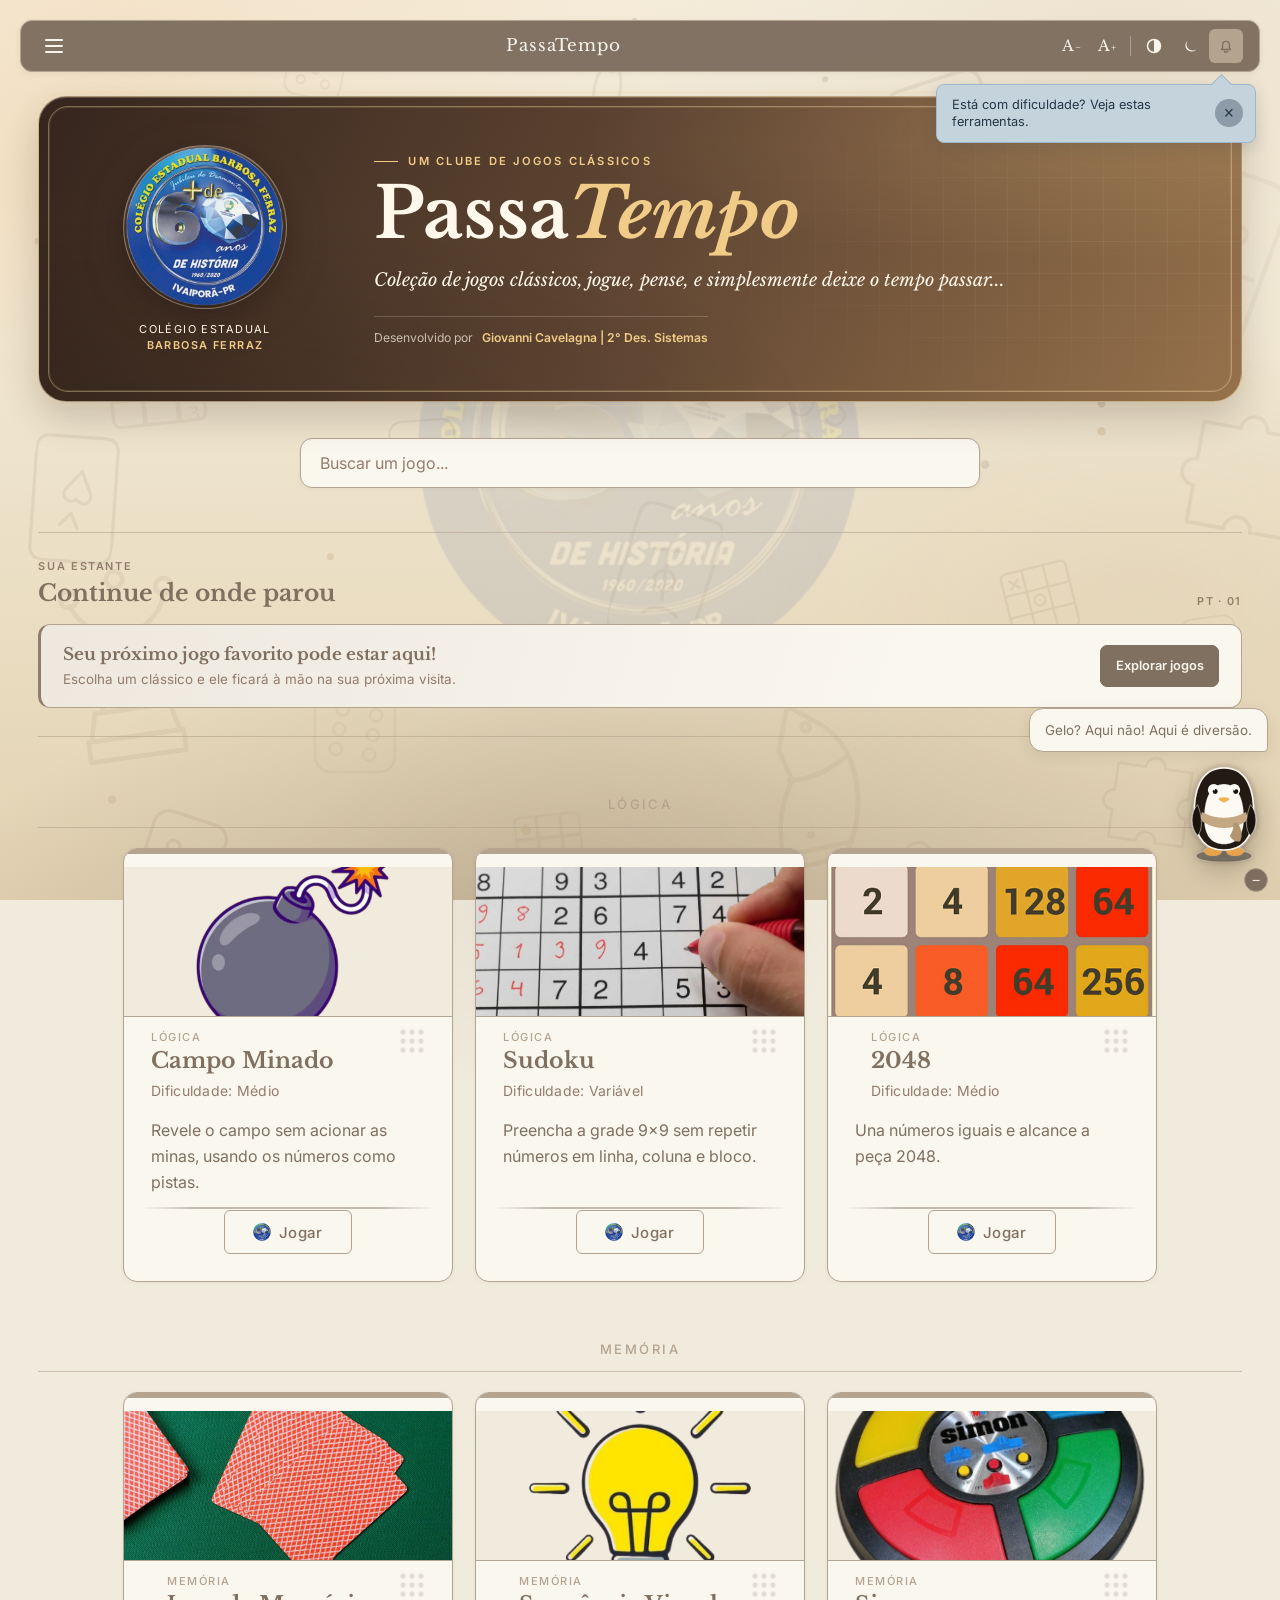
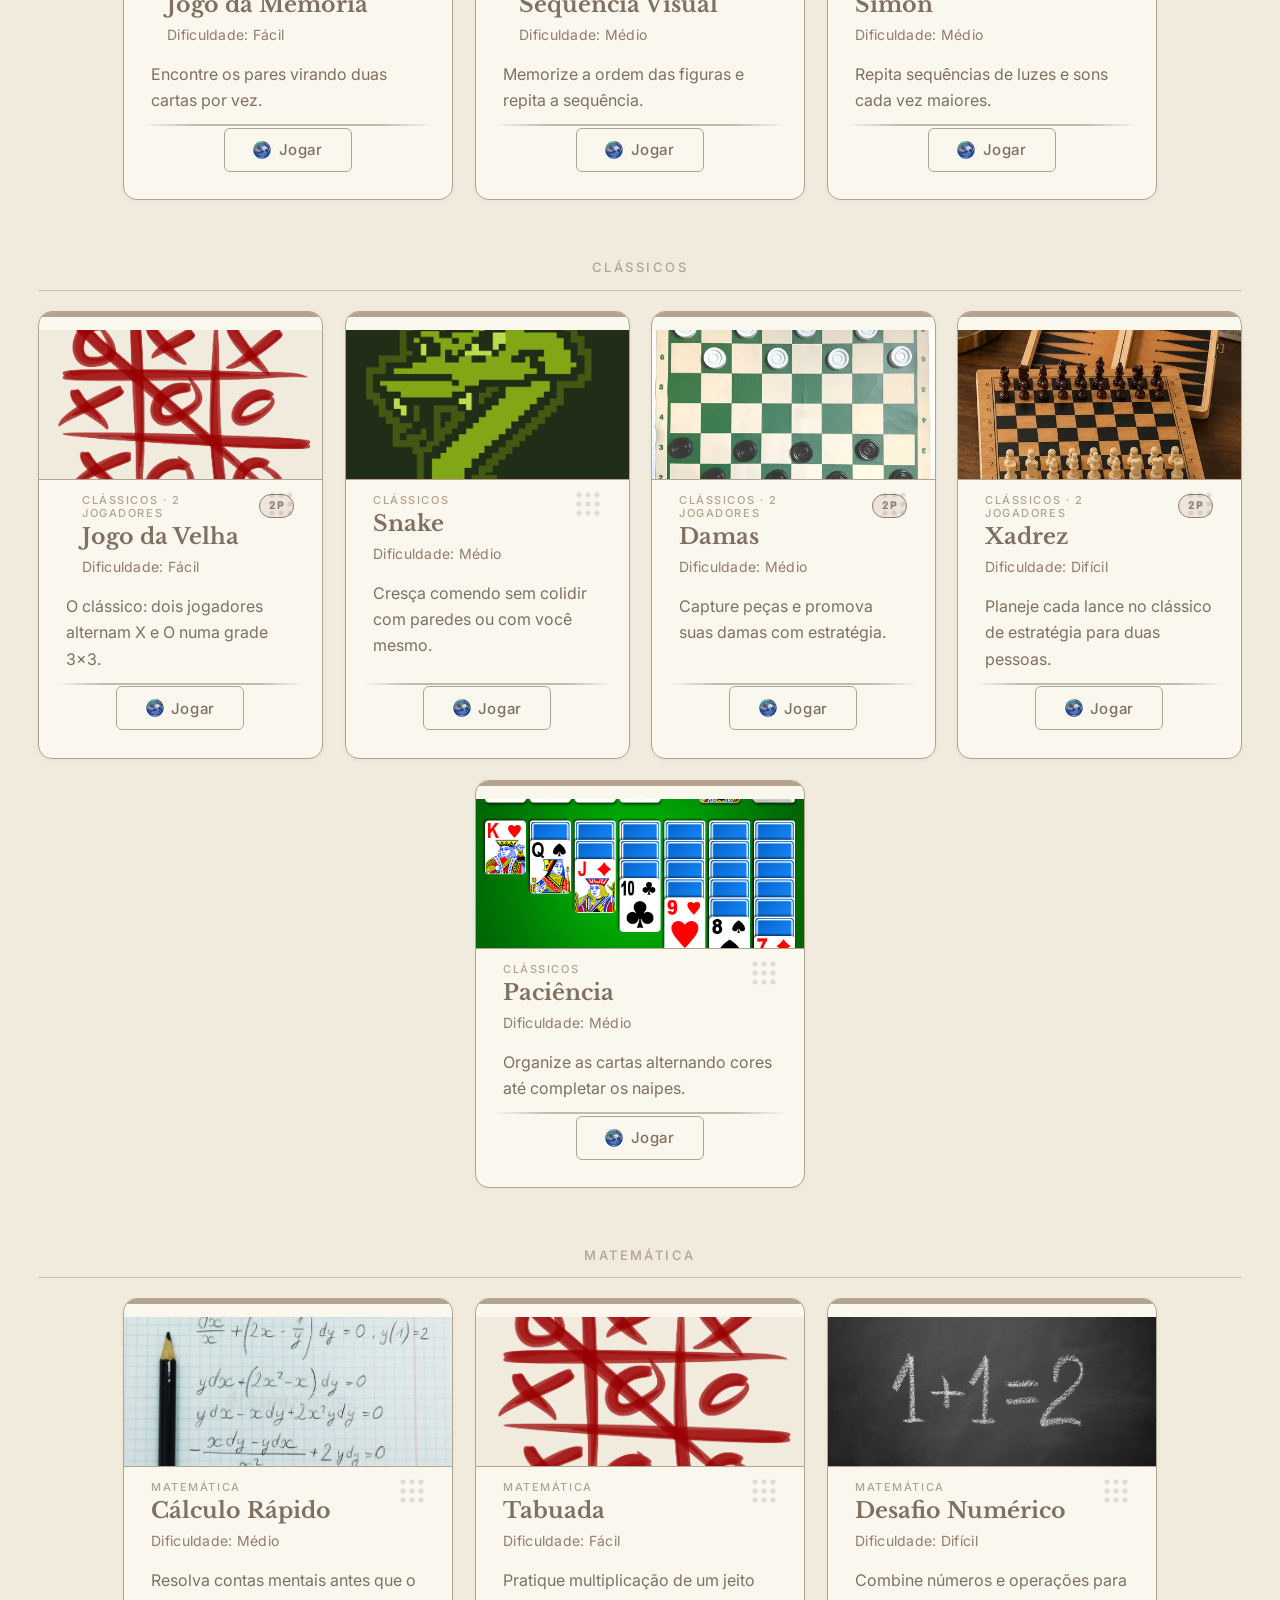
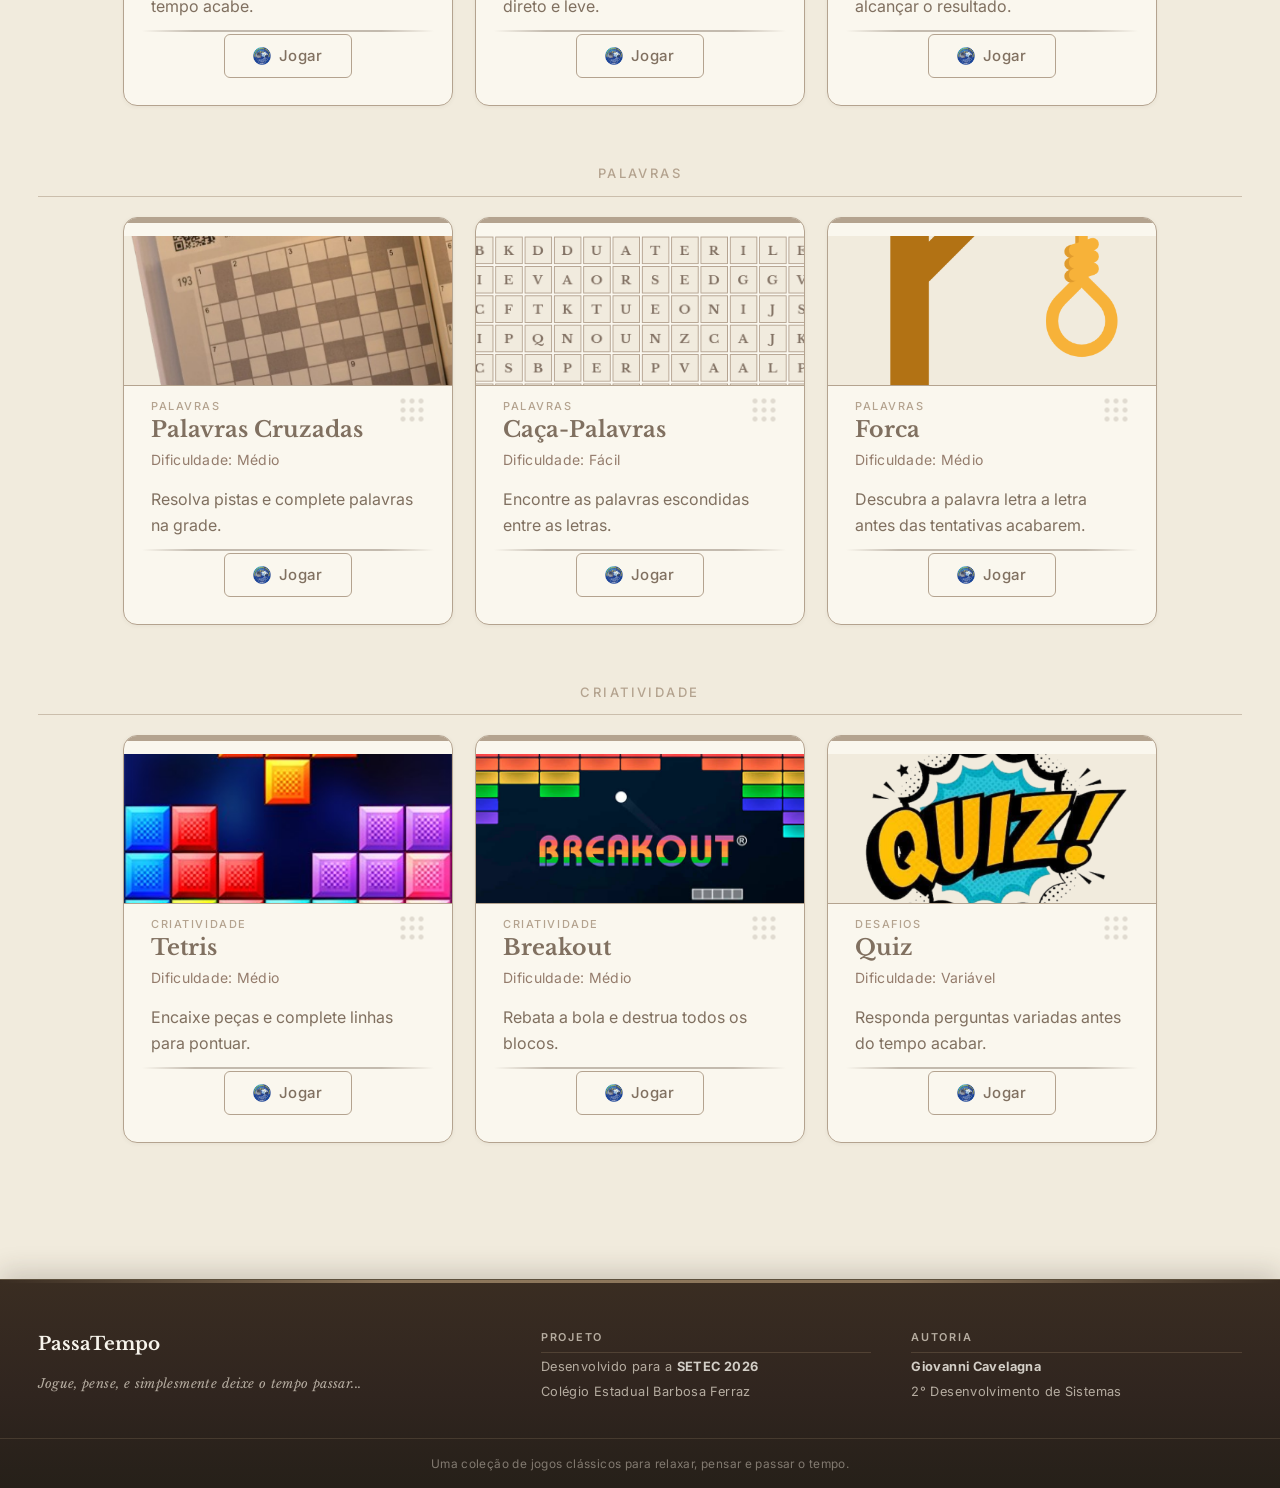
<file: index.html>
<!DOCTYPE html>
<html lang="pt-BR">
  <head>
    <meta charset="UTF-8">
    <meta http-equiv="refresh" content="0; url=src/main/index.html">
    <meta name="viewport" content="width=device-width, initial-scale=1.0">
    <title>SETEC-PassaTempo</title>
  </head>
  <body>
    <p>Redirecionando para o site...</p>
    <script>
      window.location.replace('src/main/index.html');
    </script>
  </body>
</html>
</file>
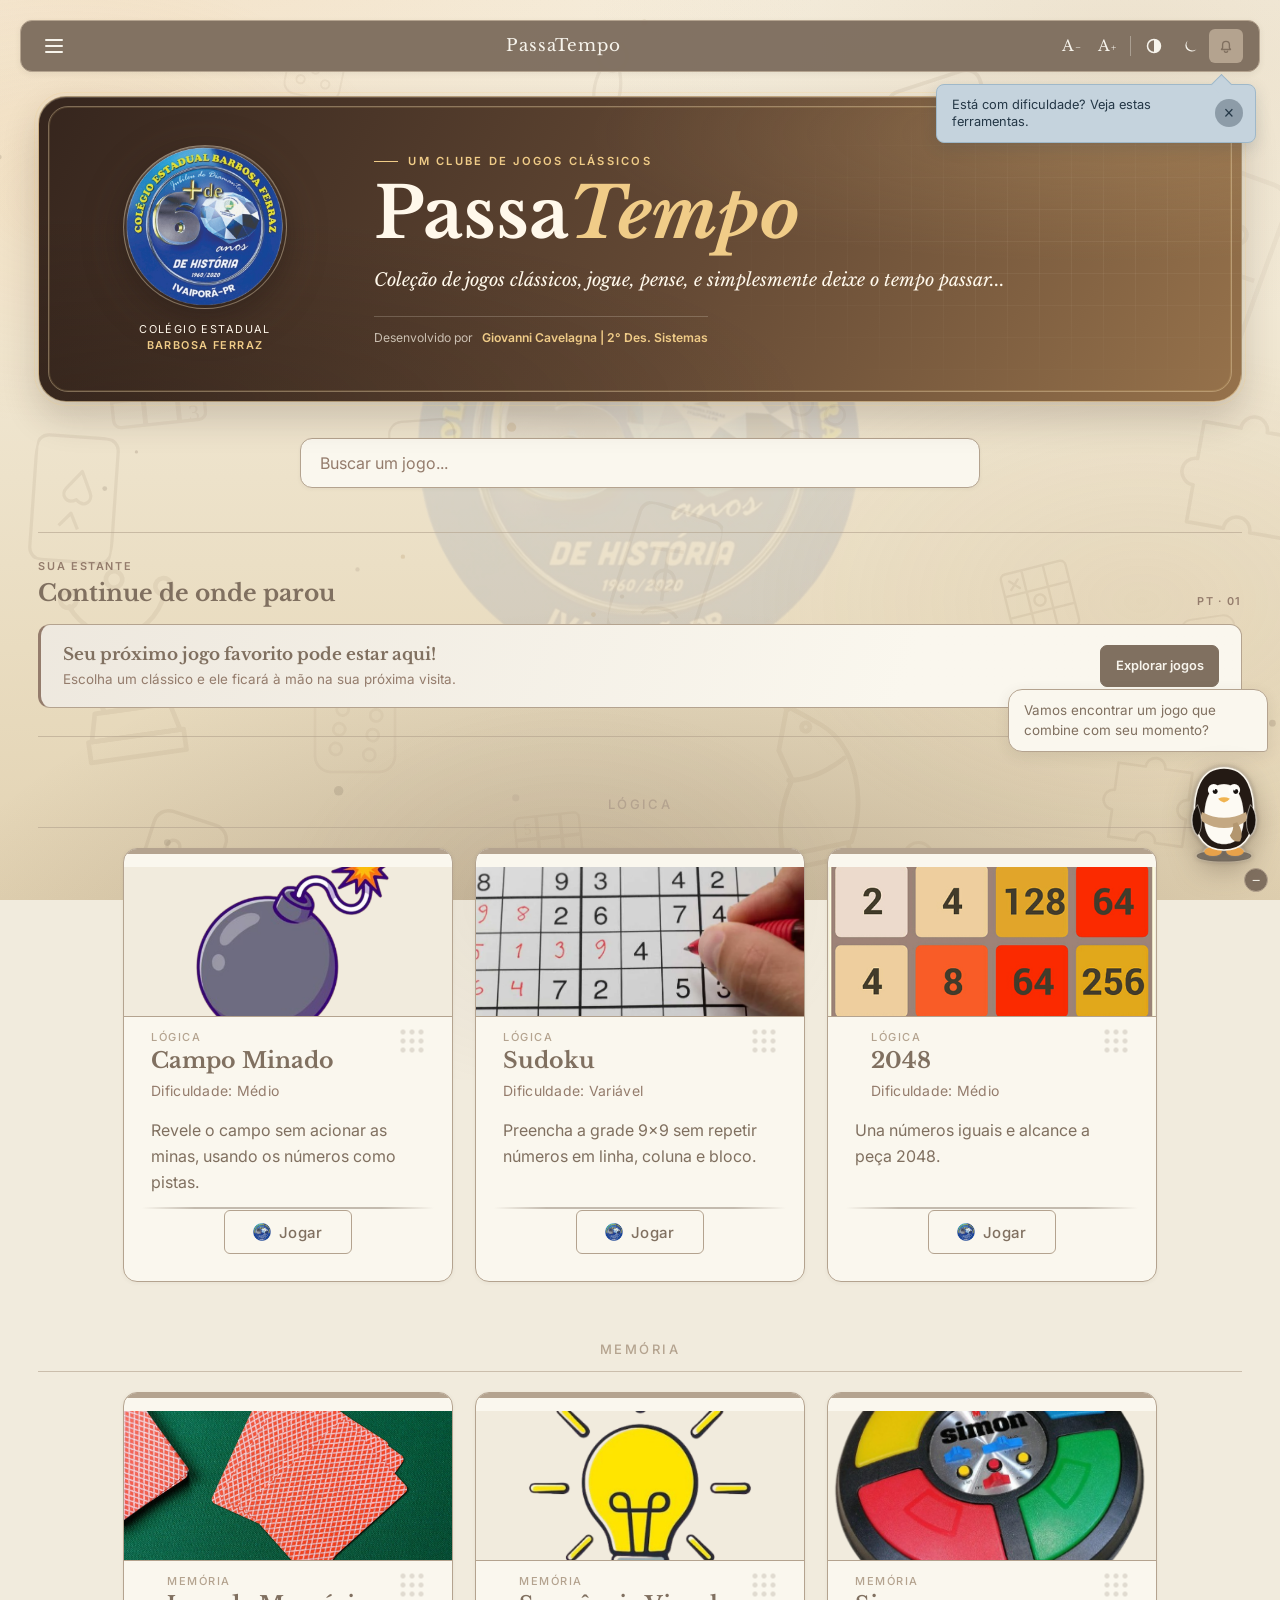
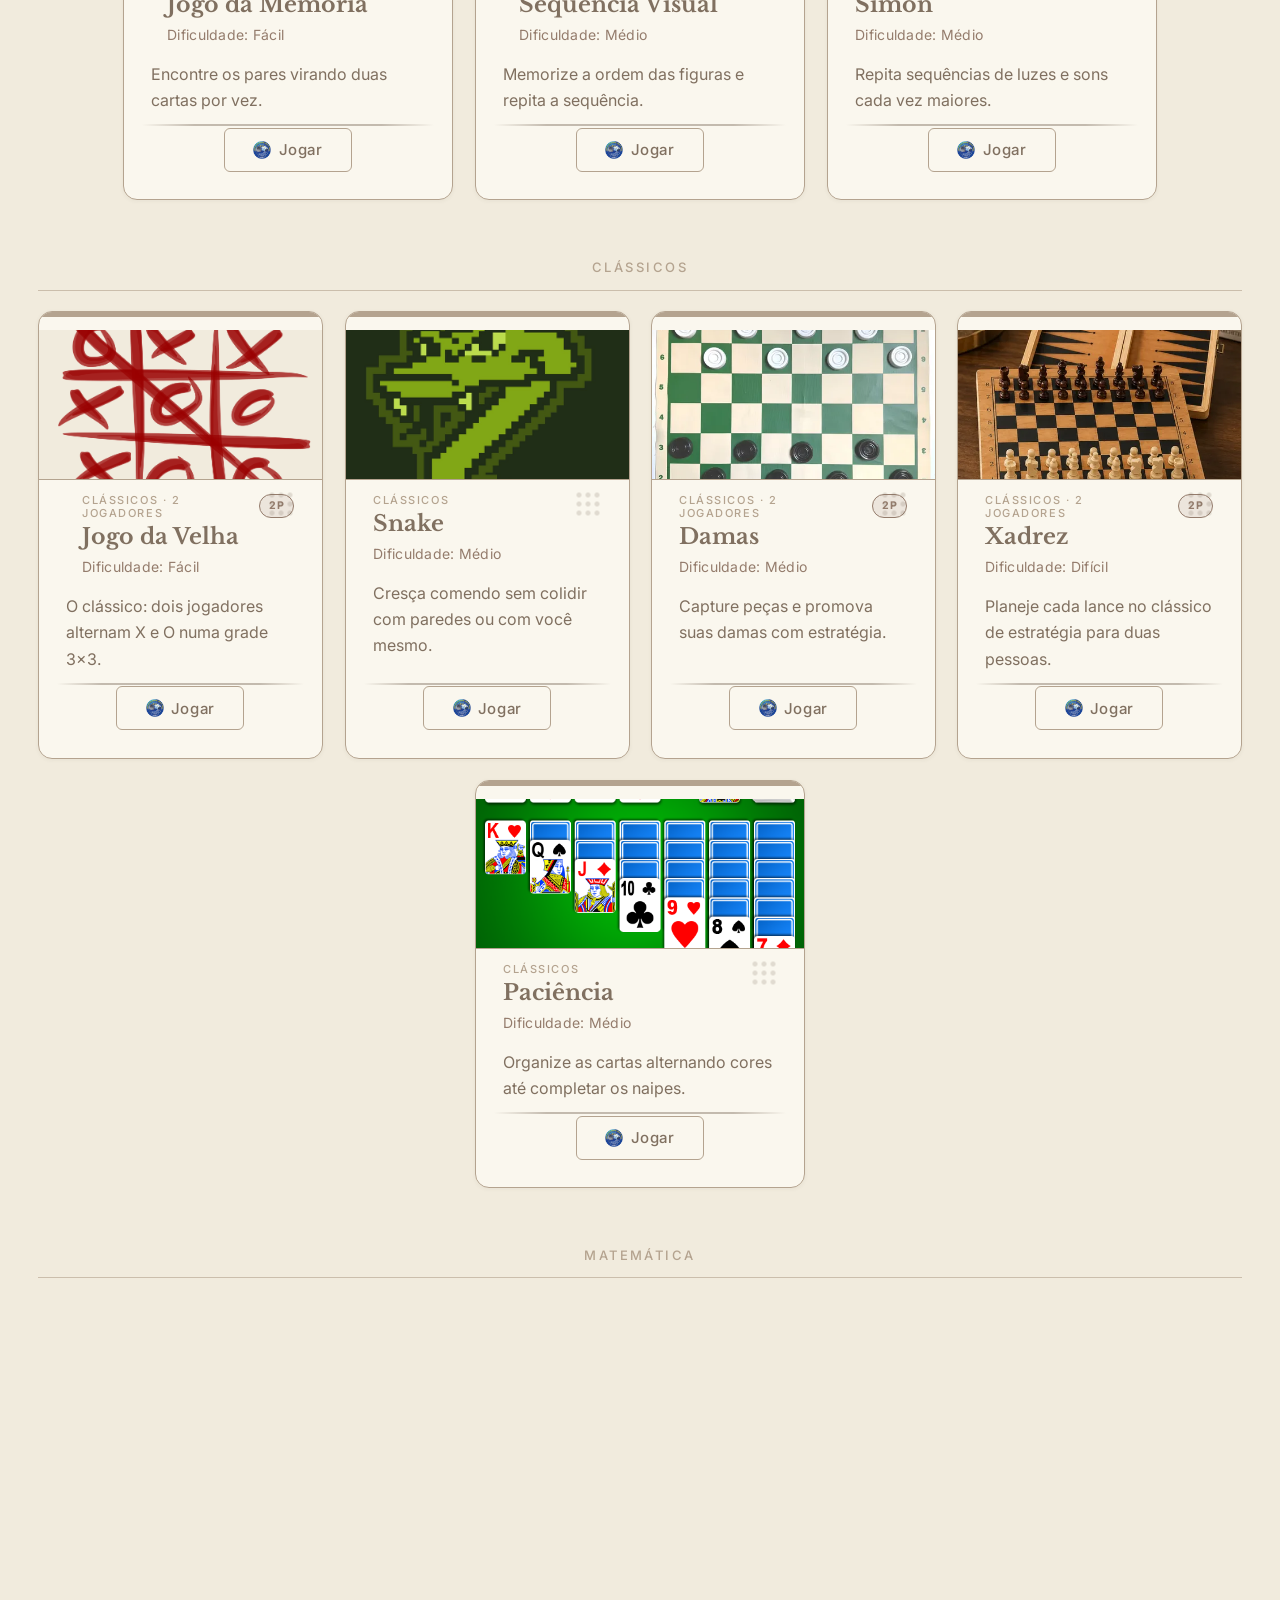
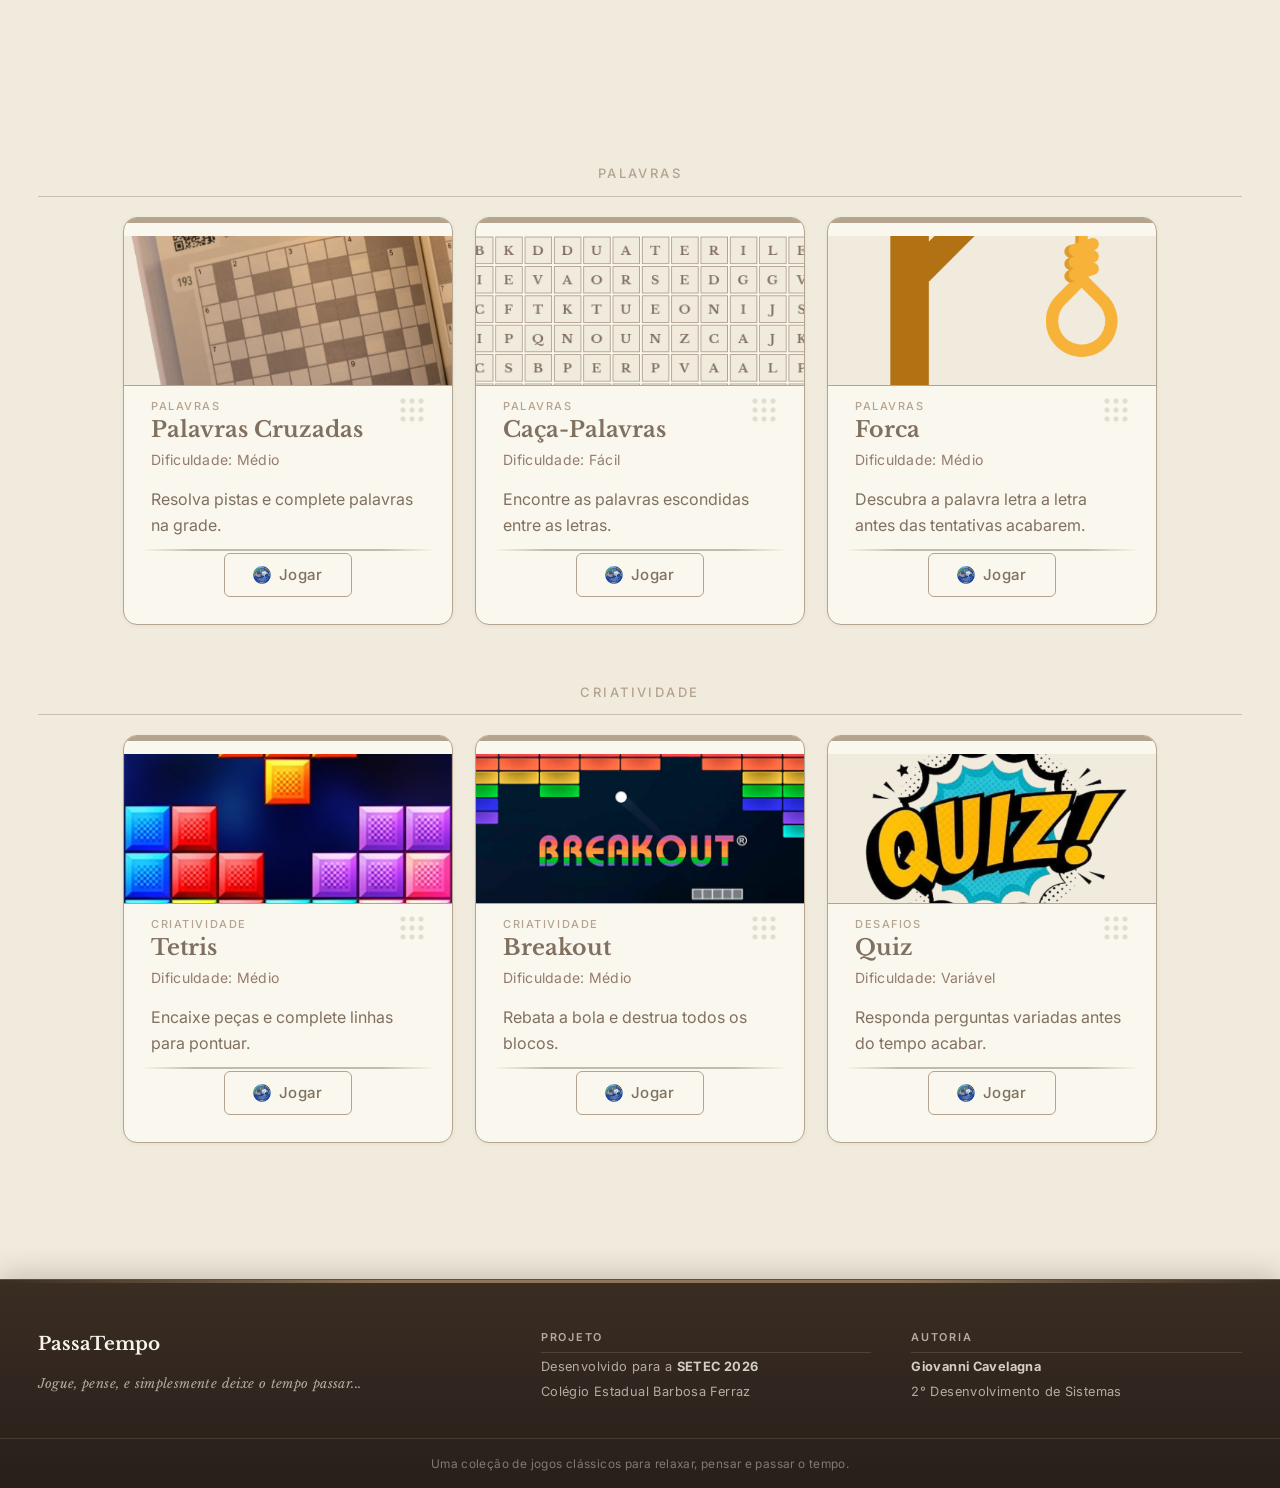
<file: src/main/index.html>
<!DOCTYPE html>
<html lang="pt-BR" data-theme="" data-font="medium">
<head>
  <meta charset="UTF-8">
  <meta name="viewport" content="width=device-width, initial-scale=1.0">
  <meta name="description" content="PassaTempo — uma coleção de jogos clássicos para relaxar, pensar e simplesmente passar o tempo.">
  <meta name="theme-color" content="#FAF8EF">
  <link rel="icon" href="img/fav-icon/PassaTempoIcon.jpg" type="image/png">
  <title>PassaTempo</title>

  <link rel="preconnect" href="https://fonts.googleapis.com">
  <link rel="preconnect" href="https://fonts.gstatic.com" crossorigin>
  <link href="https://fonts.googleapis.com/css2?family=Libre+Baskerville:ital,wght@0,400;0,700;1,400&family=Inter:wght@300;400;500&display=swap" rel="stylesheet">

  <link rel="stylesheet" href="style.css">
</head>
<body>

  <!-- Acessibilidade: pular para o conteúdo -->
  <a class="skip-link" href="#main-content">Ir para o conteúdo principal</a>

  <!-- ─── Barra de navegação flutuante ───────────────────── -->
  <nav class="topbar" role="navigation" aria-label="Navegação principal e acessibilidade">
    <div class="topbar-inner">

      <!-- Esquerda: hambúrguer + menu de categorias -->
      <div class="topbar-left">
        <button
          class="menu-toggle"
          id="menu-toggle"
          aria-haspopup="true"
          aria-expanded="false"
          aria-controls="category-menu"
          aria-label="Abrir menu de categorias"
        >
          <span class="hamburger-line" aria-hidden="true"></span>
          <span class="hamburger-line" aria-hidden="true"></span>
          <span class="hamburger-line" aria-hidden="true"></span>
        </button>

      </div>

      <!-- Centro: nome discreto do site -->
      <a class="topbar-brand" href="#" aria-label="PassaTempo — início">PassaTempo</a>

      <!-- Direita: controles de acessibilidade -->
      <div class="topbar-right" role="group" aria-label="Configurações de acessibilidade">

        <button class="a11y-btn" id="btn-font-down" aria-label="Diminuir tamanho da fonte" title="Diminuir fonte">
          <span class="a11y-font-label" aria-hidden="true">
            <span class="fl-big">A</span><span class="fl-sign">−</span>
          </span>
        </button>

        <button class="a11y-btn" id="btn-font-up" aria-label="Aumentar tamanho da fonte" title="Aumentar fonte">
          <span class="a11y-font-label" aria-hidden="true">
            <span class="fl-big">A</span><span class="fl-sign">+</span>
          </span>
        </button>

        <div class="topbar-divider" aria-hidden="true"></div>

        <button class="a11y-btn" id="btn-contrast" aria-label="Alternar alto contraste" aria-pressed="false" title="Alto contraste">
          <!-- Meio círculo preenchido = símbolo de contraste -->
          <svg width="16" height="16" viewBox="0 0 16 16" aria-hidden="true" fill="none">
            <circle cx="8" cy="8" r="6.5" stroke="currentColor" stroke-width="1.5"/>
            <path d="M8 1.5 A6.5 6.5 0 0 1 8 14.5 Z" fill="currentColor"/>
          </svg>
        </button>

        <button class="a11y-btn" id="btn-dark" aria-label="Alternar modo noturno" aria-pressed="false" title="Modo noturno">
          <!-- Lua crescente -->
          <svg width="15" height="15" viewBox="0 0 15 15" aria-hidden="true" fill="currentColor">
            <path d="M13.5 10.2A6.2 6.2 0 0 1 4.8 1.5a6.2 6.2 0 1 0 8.7 8.7Z"/>
          </svg>
        </button>

        <button class="a11y-btn notification-toggle" id="btn-notifications" aria-label="Desativar avisos de acessibilidade" aria-pressed="true" title="Avisos de acessibilidade">
          <svg class="notification-bell" width="16" height="16" viewBox="0 0 16 16" aria-hidden="true" fill="none">
            <path d="M3.5 11.5h9l-1.1-1.6V6.8a3.4 3.4 0 0 0-6.8 0v3.1L3.5 11.5Z" stroke="currentColor" stroke-width="1.35" stroke-linejoin="round"/>
            <path d="M6.4 13.2a1.7 1.7 0 0 0 3.2 0" stroke="currentColor" stroke-width="1.35" stroke-linecap="round"/>
          </svg>
        </button>

      </div>
    </div>
  </nav>
  <!-- ─── /Barra de navegação ─────────────────────────────── -->

  <aside class="a11y-tip" id="a11y-tip" role="status" aria-live="polite" hidden>
    <p>Está com dificuldade? Veja estas ferramentas.</p>
    <button class="a11y-tip-close" id="a11y-tip-close" type="button" aria-label="Fechar aviso">×</button>
  </aside>

  <!-- Drawer de categorias: permanece no DOM para a animação de abertura -->
  <div class="drawer-backdrop" id="drawer-backdrop" aria-hidden="true"></div>
  <aside class="category-drawer" id="category-menu" aria-labelledby="drawer-title" aria-hidden="true">
    <div class="drawer-header">
      <p class="drawer-eyebrow">Catálogo</p>
      <h2 id="drawer-title">PassaTempo</h2>
      <button class="drawer-close" id="drawer-close" type="button" aria-label="Fechar menu de categorias">×</button>
    </div>
    <nav class="drawer-nav" aria-label="Categorias e jogos">
      <div class="drawer-group">
        <button class="drawer-category" type="button" aria-expanded="false">Lógica</button>
        <ul class="drawer-games"><li><a href="#categoria-logica" data-game="sudoku">Sudoku</a></li><li><a href="#categoria-logica" data-game="two048">2048</a></li></ul>
      </div>
      <div class="drawer-group">
        <button class="drawer-category" type="button" aria-expanded="false">Memória</button>
        <ul class="drawer-games"><li><a href="#categoria-memoria" data-game="memory">Jogo da Memória</a></li><li><a href="#categoria-memoria" data-game="visualseq">Sequência Visual</a></li><li><a href="#categoria-memoria" data-game="simon">Simon</a></li></ul>
      </div>
      <div class="drawer-group">
        <button class="drawer-category" type="button" aria-expanded="false">Clássicos</button>
        <ul class="drawer-games"><li><a href="#categoria-classicos" data-game="snake">Snake</a></li><li><a href="#categoria-logica" data-game="minesweeper">Campo Minado</a></li><li><a href="#categoria-classicos" data-game="tictactoe">Jogo da Velha</a></li><li><a href="#categoria-classicos" data-game="checkers">Damas</a></li><li><a href="#categoria-classicos" data-game="chess">Xadrez</a></li><li><a href="#categoria-classicos" data-game="solitaire">Paciência</a></li></ul>
      </div>
      <div class="drawer-group">
        <button class="drawer-category" type="button" aria-expanded="false">Matemática</button>
        <ul class="drawer-games"><li><a href="#categoria-matematica" data-game="quickcalc">Cálculo Rápido</a></li><li><a href="#categoria-matematica" data-game="timestable">Tabuada</a></li><li><a href="#categoria-matematica" data-game="numberchallenge">Desafio Numérico</a></li></ul>
      </div>
      <div class="drawer-group">
        <button class="drawer-category" type="button" aria-expanded="false">Palavras</button>
        <ul class="drawer-games"><li><a href="#categoria-palavras" data-game="crossword">Palavras Cruzadas</a></li><li><a href="#categoria-palavras" data-game="wordsearch">Caça-Palavras</a></li><li><a href="#categoria-palavras" data-game="hangman">Forca</a></li></ul>
      </div>
      <div class="drawer-group">
        <button class="drawer-category" type="button" aria-expanded="false">Criatividade</button>
        <ul class="drawer-games"><li><a href="#categoria-criatividade" data-game="blockpuzzle">Tetris</a></li><li><a href="#categoria-criatividade" data-game="breakout">Breakout</a></li><li><a href="#categoria-criatividade" data-game="quiz">Quiz</a></li></ul>
      </div>
    </nav>
  </aside>

  <!-- ─── Conteúdo principal ─────────────────────────────── -->
  <main id="main-content">

    <!-- ════ VIEW: HOME ════ -->
    <div id="view-home" class="view">

      <header class="site-header">
        <div class="site-header-inner">
          <div class="site-header-seal">
            <div class="site-title-mark-wrap">
              <img class="site-title-mark" src="img/outros/logo.png" alt="Logo do Colégio Estadual Barbosa Ferraz">
            </div>
            <p class="site-header-school">Colégio Estadual<br><strong>Barbosa Ferraz</strong></p>
          </div>
          <div class="site-header-copy">
            <p class="site-kicker">Um clube de jogos clássicos</p>
            <h1 class="site-title">Passa<span class="site-title-accent">Tempo</span></h1>
            <p class="site-subtitle">
              Coleção de jogos clássicos, jogue, pense, e simplesmente deixe o tempo passar...
            </p>
            <p class="site-byline"><span>Desenvolvido por</span><strong>Giovanni Cavelagna | 2° Des. Sistemas</strong></p>
          </div>
        </div>
      </header>

      <!-- Busca em tempo real -->
      <div class="search-wrapper" role="search">
        <label for="game-search" class="sr-only">Buscar jogo</label>
        <input
          type="search"
          id="game-search"
          class="search-input"
          placeholder="Buscar um jogo..."
          autocomplete="off"
          spellcheck="false"
          aria-label="Buscar jogo no catálogo"
        >
      </div>

      <!-- Mensagem quando busca não encontra nada -->
      <p class="search-empty" id="search-empty" hidden aria-live="polite" role="status"></p>

      <section class="continue-section" id="continue-section" aria-labelledby="continue-title">
        <div class="continue-heading">
          <div>
            <p class="continue-kicker">Sua estante</p>
            <h2 id="continue-title">Continue de onde parou</h2>
          </div>
          <span class="continue-mark" aria-hidden="true">PT · 01</span>
        </div>
        <div class="continue-empty" id="continue-empty">
          <div>
            <p class="continue-empty-title">Seu próximo jogo favorito pode estar aqui!</p>
            <p class="continue-empty-copy">Escolha um clássico e ele ficará à mão na sua próxima visita.</p>
          </div>
          <button class="continue-explore" id="continue-explore" type="button">Explorar jogos</button>
        </div>
        <div class="recent-games-grid" id="recent-games-list" hidden></div>
      </section>

      <!-- Catálogo de jogos por categoria -->
      <div class="catalog" id="catalog">

        <!-- ── LÓGICA ── -->
        <section class="cat-section" id="categoria-logica" aria-labelledby="lbl-logica">
          <h2 class="cat-heading" id="lbl-logica">Lógica</h2>
          <div class="cards-grid">

            <article class="game-card" data-game="minesweeper" data-tags="campo minado minas logica deducao">
              <img class="card-image" src="img/jogos/CampoMinado.png" alt="Campo Minado" loading="lazy">
              <div class="card-top">
                <div class="card-info"><span class="card-category">Lógica</span><h3 class="card-title">Campo Minado</h3><span class="card-meta">Dificuldade: Médio</span></div>
              </div>
              <p class="card-desc">Revele o campo sem acionar as minas, usando os números como pistas.</p>
              <button class="card-btn" data-game="minesweeper" aria-label="Jogar Campo Minado">Jogar</button>
            </article>

            <article class="game-card" data-game="sudoku" data-tags="sudoku numeros logica matematica grade">
              <img class="card-image" src="img/jogos/Sudoku.png" alt="Sudoku" loading="lazy">
              <div class="card-top">
                <div class="card-info"><span class="card-category">Lógica</span><h3 class="card-title">Sudoku</h3><span class="card-meta">Dificuldade: Variável</span></div>
              </div>
              <p class="card-desc">Preencha a grade 9×9 sem repetir números em linha, coluna e bloco.</p>
              <button class="card-btn" data-game="sudoku" aria-label="Jogar Sudoku">Jogar</button>
            </article>

            <article class="game-card" data-game="two048" data-tags="2048 logica numeros blocos">
              <img class="card-image" src="img/jogos/2048.png" alt="2048" loading="lazy">
              <div class="card-top"><div class="card-icon-ph" aria-hidden="true"></div><div class="card-info"><span class="card-category">Lógica</span><h3 class="card-title">2048</h3><span class="card-meta">Dificuldade: Médio</span></div></div>
              <p class="card-desc">Una números iguais e alcance a peça 2048.</p><button class="card-btn" data-game="two048" aria-label="Jogar 2048">Jogar</button>
            </article>
          </div>
        </section>

        <!-- ── MEMÓRIA ── -->
        <section class="cat-section" id="categoria-memoria" aria-labelledby="lbl-memoria">
          <h2 class="cat-heading" id="lbl-memoria">Memória</h2>
          <div class="cards-grid">

            <article class="game-card" data-game="memory" data-tags="memoria jogo da memoria pares cartas concentracao">
              <img class="card-image" src="img/jogos/JogoDaMemoria.png" alt="Jogo da Memória" loading="lazy">
              <div class="card-top">
                <div class="card-icon-ph" aria-hidden="true"></div>
                <div class="card-info"><span class="card-category">Memória</span><h3 class="card-title">Jogo da Memória</h3><span class="card-meta">Dificuldade: Fácil</span></div>
              </div>
              <p class="card-desc">Encontre os pares virando duas cartas por vez.</p>
              <button class="card-btn" data-game="memory" aria-label="Jogar Jogo da Memória">Jogar</button>
            </article>
            
            <article class="game-card" data-game="visualseq" data-tags="sequencia visual memoria ordem figuras imagens padrao">
              <img class="card-image" src="img/jogos/SequenciaVisual.png" alt="Sequência Visual" loading="lazy">
              <div class="card-top"><div class="card-icon-ph" aria-hidden="true"></div><div class="card-info"><span class="card-category">Memória</span><h3 class="card-title">Sequência Visual</h3><span class="card-meta">Dificuldade: Médio</span></div></div>
              <p class="card-desc">Memorize a ordem das figuras e repita a sequência.</p><button class="card-btn" data-game="visualseq" aria-label="Jogar Sequência Visual">Jogar</button>
            </article>
            <article class="game-card" data-game="simon" data-tags="simon memoria sequencia sons cores luz">
              <img class="card-image" src="img/jogos/Simon.png" alt="Simon" loading="lazy">
              <div class="card-top"><div class="card-info"><span class="card-category">Memória</span><h3 class="card-title">Simon</h3><span class="card-meta">Dificuldade: Médio</span></div></div>
              <p class="card-desc">Repita sequências de luzes e sons cada vez maiores.</p><button class="card-btn" data-game="simon" aria-label="Jogar Simon">Jogar</button>
            </article>

          </div>
        </section>

        <!-- ── CLÁSSICOS ── -->
        <section class="cat-section" id="categoria-classicos" aria-labelledby="lbl-classicos">
          <h2 class="cat-heading" id="lbl-classicos">Clássicos</h2>
          <div class="cards-grid">

            <article class="game-card" data-game="tictactoe" data-tags="jogo da velha tic tac toe xo classico dois jogadores">
              <img class="card-image" src="img/jogos/JogoDaVelha.png" alt="Jogo da Velha" loading="lazy">
              <div class="card-top">
                <div class="card-icon-ph" aria-hidden="true"></div>
                <div class="card-info"><span class="card-category">Clássicos · 2 Jogadores</span><h3 class="card-title">Jogo da Velha</h3><span class="card-meta">Dificuldade: Fácil</span></div>
                <span class="card-players" title="Este jogo é para duas pessoas">2P</span>
              </div>
              <p class="card-desc">O clássico: dois jogadores alternam X e O numa grade 3×3.</p>
              <button class="card-btn" data-game="tictactoe" aria-label="Jogar Jogo da Velha">Jogar</button>
            </article>

            <article class="game-card" data-game="snake" data-tags="snake cobra arcade classico pontuacao velocidade">
              <img class="card-image" src="img/jogos/cobrinha.png" alt="Snake" loading="lazy">
              <div class="card-top">
                <div class="card-info"><span class="card-category">Clássicos</span><h3 class="card-title">Snake</h3><span class="card-meta">Dificuldade: Médio</span></div>
              </div>
              <p class="card-desc">Cresça comendo sem colidir com paredes ou com você mesmo.</p>
              <button class="card-btn" data-game="snake" aria-label="Jogar Snake">Jogar</button>
            </article>
            <article class="game-card" data-game="checkers" data-tags="damas classicos estrategia tabuleiro pecas">
              <img class="card-image" src="img/jogos/dama.png" alt="Damas" loading="lazy">
              <div class="card-top"><div class="card-info"><span class="card-category">Clássicos · 2 Jogadores</span><h3 class="card-title">Damas</h3><span class="card-meta">Dificuldade: Médio</span></div><span class="card-players" title="Este jogo é para duas pessoas">2P</span></div>
              <p class="card-desc">Capture peças e promova suas damas com estratégia.</p><button class="card-btn" data-game="checkers" aria-label="Jogar Damas">Jogar</button>
            </article>
            <article class="game-card" data-game="chess" data-tags="xadrez classicos estrategia rei tabuleiro">
              <img class="card-image" src="img/jogos/xadrez.png" alt="Xadrez" loading="lazy">
              <div class="card-top"><div class="card-info"><span class="card-category">Clássicos · 2 Jogadores</span><h3 class="card-title">Xadrez</h3><span class="card-meta">Dificuldade: Difícil</span></div><span class="card-players" title="Este jogo é para duas pessoas">2P</span></div>
              <p class="card-desc">Planeje cada lance no clássico de estratégia para duas pessoas.</p><button class="card-btn" data-game="chess" aria-label="Jogar Xadrez">Jogar</button>
            </article>
            <article class="game-card" data-game="solitaire" data-tags="paciencia classicos cartas solitario">
              <img class="card-image" src="img/jogos/Paciencia.png" alt="Paciência" loading="lazy">
              <div class="card-top"><div class="card-info"><span class="card-category">Clássicos</span><h3 class="card-title">Paciência</h3><span class="card-meta">Dificuldade: Médio</span></div></div>
              <p class="card-desc">Organize as cartas alternando cores até completar os naipes.</p>
              <button class="card-btn" data-game="solitaire" aria-label="Jogar Paciência">Jogar</button>
            </article>

          </div>
        </section>

        <section class="cat-section" id="categoria-matematica" aria-labelledby="lbl-matematica">
          <h2 class="cat-heading" id="lbl-matematica">Matemática</h2><div class="cards-grid">
            <article class="game-card" data-game="quickcalc" data-tags="calculo rapido matematica contas"><img class="card-image" src="img/jogos/DesafioNumerico.png" alt="Cálculo Rápido" loading="lazy"><div class="card-top"><div class="card-info"><span class="card-category">Matemática</span><h3 class="card-title">Cálculo Rápido</h3><span class="card-meta">Dificuldade: Médio</span></div></div><p class="card-desc">Resolva contas mentais antes que o tempo acabe.</p><button class="card-btn" data-game="quickcalc" aria-label="Jogar Cálculo Rápido">Jogar</button></article>
            <article class="game-card" data-game="timestable" data-tags="tabuada matematica multiplicacao"><img class="card-image" src="img/jogos/JogoDaVelha.png" alt="Tabuada" loading="lazy"><div class="card-top"><div class="card-info"><span class="card-category">Matemática</span><h3 class="card-title">Tabuada</h3><span class="card-meta">Dificuldade: Fácil</span></div></div><p class="card-desc">Pratique multiplicação de um jeito direto e leve.</p><button class="card-btn" data-game="timestable" aria-label="Jogar Tabuada">Jogar</button></article>
            <article class="game-card" data-game="numberchallenge" data-tags="desafio numerico matematica numeros"><img class="card-image" src="img/jogos/CalculoRapido.png" alt="Desafio Numérico" loading="lazy"><div class="card-top"><div class="card-info"><span class="card-category">Matemática</span><h3 class="card-title">Desafio Numérico</h3><span class="card-meta">Dificuldade: Difícil</span></div></div><p class="card-desc">Combine números e operações para alcançar o resultado.</p><button class="card-btn" data-game="numberchallenge" aria-label="Jogar Desafio Numérico">Jogar</button></article>
          </div>
        </section>
        <section class="cat-section" id="categoria-palavras" aria-labelledby="lbl-palavras">
          <h2 class="cat-heading" id="lbl-palavras">Palavras</h2><div class="cards-grid">
            <article class="game-card" data-game="crossword" data-tags="palavras cruzadas letras vocabulario"><img class="card-image" src="img/jogos/PalavrasCruzadas.png" alt="Palavras Cruzadas" loading="lazy"><div class="card-top"><div class="card-info"><span class="card-category">Palavras</span><h3 class="card-title">Palavras Cruzadas</h3><span class="card-meta">Dificuldade: Médio</span></div></div><p class="card-desc">Resolva pistas e complete palavras na grade.</p><button class="card-btn" data-game="crossword" aria-label="Jogar Palavras Cruzadas">Jogar</button></article>
            <article class="game-card" data-game="wordsearch" data-tags="caca palavras letras vocabulario"><img class="card-image" src="img/jogos/CacaPalavra.png" alt="Caça-Palavras" loading="lazy"><div class="card-top"><div class="card-info"><span class="card-category">Palavras</span><h3 class="card-title">Caça-Palavras</h3><span class="card-meta">Dificuldade: Fácil</span></div></div><p class="card-desc">Encontre as palavras escondidas entre as letras.</p><button class="card-btn" data-game="wordsearch" aria-label="Jogar Caça-Palavras">Jogar</button></article>
            <article class="game-card" data-game="hangman" data-tags="forca palavras letras vocabulario"><img class="card-image" src="img/jogos/JogoDaForca.png" alt="Forca" loading="lazy"><div class="card-top"><div class="card-info"><span class="card-category">Palavras</span><h3 class="card-title">Forca</h3><span class="card-meta">Dificuldade: Médio</span></div></div><p class="card-desc">Descubra a palavra letra a letra antes das tentativas acabarem.</p><button class="card-btn" data-game="hangman" aria-label="Jogar Forca">Jogar</button></article>
          </div>
        </section>

        <!-- ── EM PLANEJAMENTO ── -->
        <section class="cat-section" id="categoria-criatividade" aria-labelledby="lbl-criatividade">
          <h2 class="cat-heading" id="lbl-criatividade">Criatividade</h2>
          <div class="cards-grid">
            <article class="game-card" data-game="blockpuzzle" data-tags="tetris block puzzle blocos logica estrategia encaixe">
              <img class="card-image" src="img/jogos/Tetris.png" alt="Tetris" loading="lazy">
              <div class="card-top"><div class="card-info"><span class="card-category">Criatividade</span><h3 class="card-title">Tetris</h3><span class="card-meta">Dificuldade: Médio</span></div></div>
              <p class="card-desc">Encaixe peças e complete linhas para pontuar.</p><button class="card-btn" data-game="blockpuzzle" aria-label="Jogar Tetris">Jogar</button>
            </article>
            <article class="game-card" data-game="breakout" data-tags="breakout arcade classico reflexo blocos">
              <img class="card-image" src="img/jogos/Breakout.png" alt="Breakout" loading="lazy">
              <div class="card-top"><div class="card-info"><span class="card-category">Criatividade</span><h3 class="card-title">Breakout</h3><span class="card-meta">Dificuldade: Médio</span></div></div>
              <p class="card-desc">Rebata a bola e destrua todos os blocos.</p><button class="card-btn" data-game="breakout" aria-label="Jogar Breakout">Jogar</button>
            </article>
            <article class="game-card" data-game="quiz" data-tags="quiz perguntas conhecimentos infantil desafioOficina">
              <img class="card-image" src="img/jogos/quiz.png" alt="Quiz" loading="lazy">
              <div class="card-top"><div class="card-info"><span class="card-category">Desafios</span><h3 class="card-title">Quiz</h3><span class="card-meta">Dificuldade: Variável</span></div></div>
              <p class="card-desc">Responda perguntas variadas antes do tempo acabar.</p><button class="card-btn" data-game="quiz" aria-label="Jogar Quiz">Jogar</button>
            </article>
          </div>
        </section>

      </div>
      <!-- /catalog -->

    </div>
    <!-- ════ /VIEW: HOME ════ -->

    <!-- ════ VIEW: GAME ════ -->
    <div id="view-game" class="view" hidden>
      <div class="game-view-top">
        <button class="back-btn" id="back-btn" aria-label="Clique aqui para voltar para o início" title="Clique aqui para voltar para o início">
          <svg width="14" height="14" viewBox="0 0 14 14" aria-hidden="true"
               fill="none" stroke="currentColor" stroke-width="1.5" stroke-linecap="round">
            <polyline points="9,2 4,7 9,12"/>
          </svg>
          Clique aqui para voltar para o início
        </button>
        <h2 class="game-running-title" id="game-running-title"></h2>
        <button class="game-instructions-btn" id="game-instructions-btn" type="button">Ver instruções do jogo</button>
      </div>
      <p class="game-dept-banner">Desenvolvimento de Sistemas</p>
      <div id="game-area" tabindex="-1" aria-label="Área do jogo em execução"></div>
    </div>
    <!-- ════ /VIEW: GAME ════ -->

  </main>

  <dialog class="game-rules-dialog" id="game-rules-dialog" aria-labelledby="game-rules-title" aria-describedby="game-rules-summary">
    <div class="game-rules-card">
      <p class="game-rules-eyebrow">Como jogar</p>
      <h2 id="game-rules-title"></h2>
      <p id="game-rules-summary" class="game-rules-summary"></p>
      <ol id="game-rules-list" class="game-rules-list"></ol>
      <div class="game-rules-note">
        <strong>A partida continuará normalmente</strong>
        <span>Fechar estas instruções não reinicia o jogo.</span>
      </div>
      <button class="game-action-btn game-rules-close" id="game-rules-close" type="button">Entendi, jogar</button>
    </div>
  </dialog>
  <!-- ─── /Conteúdo principal ─────────────────────────────── -->

  <!-- Camada de transição ao entrar/sair de um jogo (fica sobre a tela atual) -->
  <div class="game-transition" id="game-transition" aria-hidden="true">
    <div class="game-transition-inner">
      <span class="game-transition-spinner" aria-hidden="true"></span>
      <p class="game-transition-message" id="game-transition-message" role="status" aria-live="polite"></p>
    </div>
  </div>

  <!-- ─── Mascote: pinguim de cachecol ─────────────────── -->
  <div class="mascot" id="mascot" aria-hidden="false">
    <div class="mascot-bubble" id="mascot-bubble" role="status" aria-live="polite" hidden>
      <p class="mascot-bubble-text" id="mascot-bubble-text"></p>
    </div>
    <button class="mascot-body" id="mascot-btn" type="button" aria-label="Pinguim mascote do PassaTempo. Clique para receber uma mensagem" title="PassaTempo">
      <svg viewBox="0 0 120 140" aria-hidden="true" focusable="false">
        <!-- sombra -->
        <ellipse class="m-shadow" cx="60" cy="132" rx="34" ry="7" fill="rgba(48,37,31,0.28)"/>
        <!-- pés -->
        <ellipse class="m-feet" cx="45" cy="126" rx="12" ry="6"/>
        <ellipse class="m-feet" cx="75" cy="126" rx="12" ry="6"/>
        <!-- corpo -->
        <path class="m-body" d="M60 12 C92 12 102 44 100 78 C99 108 84 124 60 124 C36 124 21 108 20 78 C18 44 28 12 60 12 Z"/>
        <!-- barriga -->
        <path class="m-belly" d="M60 34 C80 34 88 58 87 84 C86 106 76 116 60 116 C44 116 34 106 33 84 C32 58 40 34 60 34 Z"/>
        <!-- olhos -->
        <g class="m-eyes">
          <circle class="m-eye" cx="46" cy="42" r="8"/>
          <circle class="m-eye" cx="74" cy="42" r="8"/>
          <circle class="m-pupil" cx="48" cy="44" r="3.4"/>
          <circle class="m-pupil" cx="76" cy="44" r="3.4"/>
          <circle class="m-spark" cx="46.5" cy="41.5" r="1.3"/>
          <circle class="m-spark" cx="74.5" cy="41.5" r="1.3"/>
        </g>
        <!-- pálpebras (piscar) -->
        <g class="m-lids" aria-hidden="true">
          <circle class="m-lid" cx="46" cy="42" r="9"/>
          <circle class="m-lid" cx="74" cy="42" r="9"/>
        </g>
        <!-- bico -->
        <path class="m-beak" d="M52 54 Q60 64 68 54 Q60 50 52 54 Z"/>
        <!-- cachecol -->
        <path class="m-scarf" d="M30 72 Q60 88 90 72 Q94 82 88 86 Q60 102 32 86 Q26 82 30 72 Z"/>
        <path class="m-scarf-tail" d="M78 86 Q88 100 82 112 Q72 114 68 104 Q74 96 72 88 Z"/>
        <!-- asas -->
        <path class="m-wing m-wing-l" d="M24 62 C14 72 14 94 24 104 C30 98 32 82 24 62 Z"/>
        <path class="m-wing m-wing-r" d="M96 62 C106 72 106 94 96 104 C90 98 88 82 96 62 Z"/>
      </svg>
    </button>
    <button class="mascot-minimize" id="mascot-minimize" type="button" aria-label="Ocultar mascote" title="Ocultar mascote">−</button>
  </div>

  <!-- ─── Rodapé ─────────────────────────────────────────── -->
  <footer class="site-footer" role="contentinfo">
    <div class="footer-inner">
      <div class="footer-col footer-brand-col">
        <p class="footer-brand">PassaTempo</p>
        <p class="footer-tagline">Jogue, pense, e simplesmente deixe o tempo passar...</p>
      </div>
      <div class="footer-col">
        <p class="footer-heading">Projeto</p>
        <p>Desenvolvido para a <strong>SETEC 2026</strong></p>
        <p>Colégio Estadual Barbosa Ferraz</p>
      </div>
      <div class="footer-col">
        <p class="footer-heading">Autoria</p>
        <p><strong>Giovanni Cavelagna</strong></p>
        <p>2° Desenvolvimento de Sistemas</p>
      </div>
    </div>
    <div class="footer-base">
      <p>Uma coleção de jogos clássicos para relaxar, pensar e passar o tempo.</p>
    </div>
  </footer>

  <!-- Módulos dos jogos (carregados antes do orquestrador) -->
  <script src="games/calculoRapido.js"></script>
  <script src="games/tabuada.js"></script>
  <script src="games/desafioNumerico.js"></script>
  <script src="games/palavrasCruzadas.js"></script>
  <script src="games/cacaPalavras.js"></script>
  <script src="games/forca.js"></script>
  <script src="games/jogoDaVelha.js"></script>
  <script src="games/jogoDaMemoria.js"></script>
  <script src="games/campoMinado.js"></script>
  <script src="games/cobra.js"></script>
  <script src="games/sudoku.js"></script>
  <script src="games/2048.js"></script>
  <script src="games/blockPuzzle.js?v=2"></script>
  <script src="games/breakout.js"></script>
  <script src="games/paciencia.js"></script>
  <script src="games/xadrez.js"></script>
  <script src="games/damas.js?v=3"></script>
  <script src="games/quiz.js"></script>
  <script src="games/simon.js"></script>
  <script src="games/sequenciaVisual.js"></script>

  <!-- Módulos compartilhados -->
  <script src="mascot.js"></script>
  <script src="particles.js"></script>

  <!-- Orquestrador principal -->
  <script src="script.js"></script>

</body>
</html>
</file>
<file: src/main/style.css>
/* ============================================================
   PassaTempo — style.css
   Paleta: papel, madeira clara, outono
   Seções: Reset → Tokens → Temas → Base → Topbar → Layout
           → Header → Busca → Catálogo → Cards → Game View
           → Jogos (TTT, Memória, Campo Minado, Snake, Sudoku)
           → Footer → Acessibilidade → Responsivo
   ============================================================ */

/* ── Reset ──────────────────────────────────────────────── */
*, *::before, *::after {
  box-sizing: border-box;
  margin: 0;
  padding: 0;
}

/* ── Tokens / CSS Variables ──────────────────────────────── */
:root {
  /* Paleta oficial */
  --bg:            #f7f4ec;
  --bg-card:       #f7f4ec;
  --bg-topbar:     rgba(128, 112, 96, 0.98);
  --brown-light:   #b4a38f;
  --brown-pastel:  #b4a38f;
  --text:          #807060;
  --text-strong:   #807060;
  --text-muted:    #947c6c;
  --accent:        #947c6c;
  --surface-brown: #807060;
  --on-brown:      #f7f4ec;
  --drawer-bg:     #947c6c;
  --drawer-text:   #f7f4ec;
  --tip-bg:        #c5d3dd;
  --tip-text:      #243746;
  --tip-border:    #9fb8c9;
  --board-light:   #d8c4a8;
  --board-dark:    #8c6b52;
  --board-selected:#f2d49b;
  --board-capture: #c6534f;
  --piece-light:   #fffaf0;
  --piece-dark:    #30251f;
  --ms-cell-line:  rgba(93, 75, 60, 0.35);
  --border:        #b4a38f;
  --divider:       rgba(180, 163, 143, 0.62);
  --shadow-sm:     0 1px 4px rgba(70, 60, 50, 0.06);
  --shadow:        0 2px 6px rgba(70, 60, 50, 0.08);
  --shadow-md:     0 4px 14px rgba(70, 60, 50, 0.10);
  --radius:        12px;
  --radius-sm:     6px;
  --transition:    180ms ease;

  /* Tipografia */
  --font-serif:  'Libre Baskerville', Georgia, serif;
  --font-sans:   'Inter', system-ui, -apple-system, sans-serif;

  /* Layout */
  --topbar-h:    52px;
  --topbar-gap:  20px;
  --content-max: 1400px;
  --content-pad: clamp(1.25rem, 3vw, 3rem);

  /* Tetris — cores próprias para garantir contraste em todos os temas */
  --tetris-block:   #8A6A50;
  --tetris-block-2: #A98A6C;
  --tetris-grid:    rgba(128, 112, 96, 0.22);
  --tetris-ghost:   rgba(148, 124, 108, 0.42);

  /* Sete tons das peças do Tetris (I, O, T, S, Z, J, L) */
  --tone-1: #C4A882;
  --tone-2: #A98A6C;
  --tone-3: #947C6C;
  --tone-4: #B4A38F;
  --tone-5: #807060;
  --tone-6: #A58B6F;
  --tone-7: #8F7761;
}

/* Hierarquia visual: o marrom-escuro passa a ser protagonista.
   Os tons claros (bege/creme/off-white) funcionam como contraste. */
:root {
  --bg:            #f1ebdd;
  --bg-card:       #faf7ee;
}

/* ── Modo Noturno ────────────────────────────────────────── */
[data-theme="dark"] {
  --bg:           #2A2118;
  --bg-card:      #342A1E;
  --bg-topbar:    rgba(42, 33, 24, 0.97);
  --brown-light:  #C4A882;
  --brown-pastel: #8A7465;
  --text:         #D5C8BA;
  --text-strong:  #EDE3D8;
  --text-muted:   #9A8E82;
  --accent:       #C4A882;
  --surface-brown: #4A392B;
  --on-brown:      #F5EDE3;
  --drawer-bg:     #342A1E;
  --drawer-text:   #EDE3D8;
  --tip-bg:        #342A1E;
  --tip-text:      #EDE3D8;
  --tip-border:    rgba(196, 168, 130, 0.5);
  --board-light:   #9a8168;
  --board-dark:    #453528;
  --board-selected:#d6b277;
  --board-capture: #d86c68;
  --piece-light:   #ffffff;
  --piece-dark:    #17120e;
  --ms-cell-line:  rgba(245, 237, 227, 0.35);
  --border:       rgba(196, 168, 130, 0.22);
  --divider:      rgba(196, 168, 130, 0.12);
  --shadow-sm:    0 1px 4px rgba(0, 0, 0, 0.30);
  --shadow:       0 2px 8px rgba(0, 0, 0, 0.40);
  --shadow-md:    0 4px 16px rgba(0, 0, 0, 0.45);

  --tetris-block:   #C4A882;
  --tetris-block-2: #8A7465;
  --tetris-grid:    rgba(196, 168, 130, 0.16);
  --tetris-ghost:   rgba(196, 168, 130, 0.34);

  --tone-1: #E3C9A3;
  --tone-2: #C4A882;
  --tone-3: #A98A6C;
  --tone-4: #D9C2A0;
  --tone-5: #947C6C;
  --tone-6: #C9AE86;
  --tone-7: #A8907A;
}

/* ── Alto Contraste ──────────────────────────────────────── */
[data-theme="high-contrast"] {
  --bg:           #000000;
  --bg-card:      #0D0D0D;
  --bg-topbar:    rgba(0, 0, 0, 0.99);
  --brown-light:  #FFFFFF;
  --brown-pastel: #CCCCCC;
  --text:         #FFFFFF;
  --text-strong:  #FFFFFF;
  --text-muted:   #CCCCCC;
  --accent:       #F5C842;
  --surface-brown: #000000;
  --on-brown:      #FFFFFF;
  --drawer-bg:     #000000;
  --drawer-text:   #FFFFFF;
  --tip-bg:        #000000;
  --tip-text:      #FFFFFF;
  --tip-border:    #F5C842;
  --board-light:   #FFFFFF;
  --board-dark:    #000000;
  --board-selected:#F5C842;
  --board-capture: #FF3333;
  --piece-light:   #FFFFFF;
  --piece-dark:    #F5C842;
  --ms-cell-line:  #FFFFFF;
  --border:       rgba(255, 255, 255, 0.6);
  --divider:      rgba(255, 255, 255, 0.2);
  --shadow-sm:    none;
  --shadow:       none;
  --shadow-md:    none;

  --tetris-block:   #F5C842;
  --tetris-block-2: #FFFFFF;
  --tetris-grid:    rgba(255, 255, 255, 0.30);
  --tetris-ghost:   rgba(245, 200, 66, 0.45);

  --tone-1: #F5C842;
  --tone-2: #FFFFFF;
  --tone-3: #CCCCCC;
  --tone-4: #F5C842;
  --tone-5: #FFFFFF;
  --tone-6: #CCCCCC;
  --tone-7: #F5C842;
}

/* ── Tamanho de fonte (acessibilidade) ───────────────────── */
[data-font="small"]  { font-size: 14px; }
[data-font="medium"] { font-size: 16px; }
[data-font="large"]  { font-size: 19px; }
[data-font="xlarge"] { font-size: 22px; }

/* ── Base ────────────────────────────────────────────────── */
html {
  font-size: 16px;
  scroll-behavior: smooth;
  scroll-padding-top: calc(var(--topbar-h) + var(--topbar-gap) + 2rem);
  overflow-x: clip;
}

body {
  background-color: var(--bg);
  /* Degradê vivo: luz quente no topo, marrom profundo embaixo */
  background-image:
    radial-gradient(1100px 520px at 12% -8%, rgba(232, 178, 116, 0.22), transparent 62%),
    radial-gradient(900px 480px at 88% 4%, rgba(196, 168, 130, 0.18), transparent 60%),
    radial-gradient(1200px 700px at 50% 118%, rgba(74, 57, 43, 0.30), transparent 65%),
    linear-gradient(180deg, #f6efdf 0%, #f1e8d4 34%, #e9dcc0 72%, #e2d2b2 100%);
  background-attachment: fixed;
  color: var(--text);
  font-family: var(--font-sans);
  font-size: 1rem;
  line-height: 1.7;
  min-height: 100vh;
  overflow-x: clip;
  transition: background-color var(--transition), color var(--transition);
}

/* Luzes que respiram lentamente sobre o degradê do fundo */
body::before {
  content: '';
  position: fixed;
  inset: -20%;
  z-index: -1;
  pointer-events: none;
  background:
    radial-gradient(560px 380px at 18% 30%, rgba(232, 162, 74, 0.14), transparent 60%),
    radial-gradient(640px 420px at 78% 62%, rgba(196, 168, 130, 0.13), transparent 62%),
    radial-gradient(480px 340px at 46% 86%, rgba(148, 124, 108, 0.10), transparent 60%);
  animation: bg-lights 26s ease-in-out infinite alternate;
}
body::after {
  content: '';
  position: fixed;
  inset: 0;
  z-index: -1;
  pointer-events: none;
  background: url('img/outros/logo.png') center / min(64vw, 460px) auto no-repeat;
  opacity: 0.1;
}
@keyframes bg-lights {
  0%   { transform: translate3d(0, 0, 0) rotate(0deg) scale(1); opacity: .8; }
  50%  { transform: translate3d(2.5%, -2%, 0) rotate(3deg) scale(1.05); opacity: 1; }
  100% { transform: translate3d(-2%, 2.5%, 0) rotate(-3deg) scale(1.02); opacity: .85; }
}

/* Variantes de tema: mesmo esquema de luzes, adaptado a cada paleta */
[data-theme="dark"] body {
  background-image:
    radial-gradient(1100px 520px at 12% -8%, rgba(196, 168, 130, 0.10), transparent 62%),
    radial-gradient(900px 480px at 88% 4%, rgba(148, 124, 108, 0.14), transparent 60%),
    radial-gradient(1200px 700px at 50% 118%, rgba(18, 13, 9, 0.55), transparent 65%),
    linear-gradient(180deg, #32271c 0%, #2a2118 40%, #231b13 100%);
}
[data-theme="dark"] body::before {
  background:
    radial-gradient(560px 380px at 18% 30%, rgba(196, 168, 130, 0.10), transparent 60%),
    radial-gradient(640px 420px at 78% 62%, rgba(138, 116, 101, 0.12), transparent 62%),
    radial-gradient(480px 340px at 46% 86%, rgba(232, 178, 116, 0.07), transparent 60%);
}
[data-theme="high-contrast"] body { background-image: none; }
[data-theme="high-contrast"] body::before { display: none; }
[data-theme="high-contrast"] body::after { display: none; }
@media (prefers-reduced-motion: reduce) {
  body::before { animation: none; }
}

/* Skip link (acessibilidade) */
.skip-link {
  position: absolute;
  top: -200%;
  left: var(--topbar-gap);
  background: var(--accent);
  color: #FFF;
  padding: 0.5rem 1.1rem;
  border-radius: var(--radius-sm);
  font-family: var(--font-sans);
  font-size: 0.85rem;
  font-weight: 500;
  text-decoration: none;
  z-index: 9999;
  transition: top 0.15s ease;
}

.skip-link:focus {
  top: 10px;
  outline: 2px solid #FFF;
  outline-offset: 2px;
}

/* Utilitário: esconder visualmente mas manter para leitores de tela */
.sr-only {
  position: absolute;
  width: 1px;
  height: 1px;
  padding: 0;
  margin: -1px;
  overflow: hidden;
  clip: rect(0, 0, 0, 0);
  white-space: nowrap;
  border: 0;
}

/* Foco visível global */
:focus-visible {
  outline: 2px solid var(--accent);
  outline-offset: 3px;
  border-radius: var(--radius-sm);
}

/* ── Topbar ──────────────────────────────────────────────── */
.topbar {
  position: fixed;
  top: var(--topbar-gap);
  left: var(--topbar-gap);
  right: var(--topbar-gap);
  height: var(--topbar-h);
  background: var(--bg-topbar);
  border: 1px solid var(--border);
  border-radius: var(--radius);
  box-shadow: var(--shadow);
  z-index: 200;
  transition:
    background-color var(--transition),
    border-color var(--transition);
}

.topbar .menu-toggle,
.topbar .topbar-brand,
.topbar .a11y-btn { color: var(--on-brown); }
.topbar .topbar-divider { background-color: color-mix(in srgb, var(--on-brown) 35%, transparent); }
.topbar .menu-toggle:hover,
.topbar .a11y-btn:hover { background-color: color-mix(in srgb, var(--on-brown) 14%, transparent); color: var(--on-brown); }

.topbar .topbar-brand:hover,
.topbar .topbar-brand:focus-visible,
.topbar .topbar-brand:active { color: #E0B24F; }

.notification-toggle.is-muted { position: relative; color: #c9d0d5; }
.notification-toggle.is-muted::after {
  content: '';
  position: absolute;
  width: 20px;
  height: 1.5px;
  background: currentColor;
  transform: rotate(-45deg);
}

.a11y-tip {
  position: fixed;
  top: calc(var(--topbar-h) + var(--topbar-gap) + 0.75rem);
  right: calc(var(--topbar-gap) + 0.25rem);
  z-index: 80;
  display: flex;
  align-items: center;
  gap: 0.75rem;
  width: min(320px, calc(100vw - 2rem));
  padding: 0.7rem 0.75rem 0.7rem 0.95rem;
  border: 1px solid var(--tip-border);
  border-radius: 8px;
  background: var(--tip-bg);
  color: var(--tip-text);
  box-shadow: 0 5px 16px rgba(49, 71, 86, 0.18);
  opacity: 0;
  transform: translateY(-6px);
  transition: opacity 180ms ease, transform 180ms ease;
}
.a11y-tip.is-visible { opacity: 1; transform: translateY(0); }
.a11y-tip::before {
  content: '';
  position: absolute;
  top: -8px;
  right: 1.65rem;
  width: 15px;
  height: 15px;
  border-top: 1px solid var(--tip-border);
  border-left: 1px solid var(--tip-border);
  background: var(--tip-bg);
  transform: rotate(45deg);
}
.a11y-tip p { flex: 1; font-size: 0.8rem; line-height: 1.35; }
.a11y-tip-close {
  flex: 0 0 auto;
  width: 28px;
  height: 28px;
  border: 0;
  border-radius: 50%;
  background: color-mix(in srgb, var(--tip-text) 35%, transparent);
  color: var(--tip-text);
  cursor: pointer;
  font-size: 1.1rem;
  line-height: 1;
}
.a11y-tip-close:hover { background: color-mix(in srgb, var(--tip-text) 70%, transparent); }

.topbar-inner {
  display: flex;
  align-items: center;
  justify-content: space-between;
  height: 100%;
  padding: 0 1rem;
  gap: 0.75rem;
}

/* Esquerda */
.topbar-left {
  position: relative;
  display: flex;
  align-items: center;
  flex-shrink: 0;
}

/* Hambúrguer */
.menu-toggle {
  display: flex;
  flex-direction: column;
  justify-content: center;
  gap: 4.5px;
  width: 36px;
  height: 36px;
  background: none;
  border: none;
  cursor: pointer;
  padding: 8px;
  border-radius: var(--radius-sm);
  color: var(--text);
  transition: background-color var(--transition);
}

.menu-toggle:hover {
  background-color: var(--divider);
}

.hamburger-line {
  display: block;
  width: 18px;
  height: 1.5px;
  background-color: currentColor;
  border-radius: 2px;
  transition: transform 180ms ease, opacity 180ms ease;
}

/* Hambúrguer → X quando aberto */
.menu-toggle[aria-expanded="true"] .hamburger-line:nth-child(1) {
  transform: translateY(6px) rotate(45deg);
}
.menu-toggle[aria-expanded="true"] .hamburger-line:nth-child(2) {
  opacity: 0;
}
.menu-toggle[aria-expanded="true"] .hamburger-line:nth-child(3) {
  transform: translateY(-6px) rotate(-45deg);
}

/* ── Drawer lateral de categorias ─────────────────────────── */
.drawer-backdrop {
  position: fixed;
  inset: 0;
  z-index: 300;
  background-color: rgba(0, 0, 0, 0.5);
  opacity: 0;
  pointer-events: none;
  transition: opacity 0.3s ease;
}

.category-drawer {
  position: fixed;
  inset: 0 auto 0 0;
  z-index: 310;
  display: flex;
  flex-direction: column;
  width: min(320px, 88vw);
  min-height: 100dvh;
  padding: 1.5rem;
  overflow-y: auto;
  color: var(--drawer-text);
  background: var(--drawer-bg);
  box-shadow: 8px 0 24px rgba(52, 39, 31, 0.24);
  transform: translateX(-101%);
  visibility: hidden;
  transition: transform 0.3s ease, visibility 0s linear 0.3s;
}

.drawer-backdrop.is-open { opacity: 1; pointer-events: auto; }
.category-drawer.is-open { transform: translateX(0); visibility: visible; transition: transform 0.3s ease; }
body.drawer-open { overflow: hidden; }

.drawer-header { position: relative; padding: 0.5rem 2.75rem 1.5rem 0.25rem; border-bottom: 1px solid color-mix(in srgb, var(--drawer-text) 30%, transparent); }
.drawer-eyebrow { font-size: 0.69rem; font-weight: 500; letter-spacing: 0.17em; text-transform: uppercase; opacity: 0.7; }
.drawer-header h2 { margin-top: 0.2rem; font-family: var(--font-serif); font-size: 1.5rem; color: inherit; }
.drawer-close { position: absolute; top: 0.35rem; right: 0; width: 36px; height: 36px; border: 1px solid color-mix(in srgb, var(--drawer-text) 35%, transparent); border-radius: 50%; color: inherit; background: transparent; cursor: pointer; font-size: 1.5rem; line-height: 1; transition: background-color var(--transition); }
.drawer-close:hover { background: color-mix(in srgb, var(--drawer-text) 15%, transparent); }
.drawer-nav { padding-top: 0.75rem; }
.drawer-group { border-bottom: 1px solid color-mix(in srgb, var(--drawer-text) 18%, transparent); }
.drawer-category { display: flex; align-items: center; justify-content: space-between; width: 100%; padding: 0.85rem 0.25rem; border: 0; color: inherit; background: transparent; cursor: pointer; font: 500 0.9rem var(--font-sans); letter-spacing: 0.04em; text-align: left; }
.drawer-category::after { content: '+'; font-size: 1.15rem; font-weight: 300; transition: transform 0.2s ease; }
.drawer-category[aria-expanded="true"]::after { transform: rotate(45deg); }
.drawer-games { max-height: 0; margin: 0; overflow: hidden; list-style: none; opacity: 0; transition: max-height 0.25s ease, opacity 0.18s ease, padding-bottom 0.22s ease; }
.drawer-group:hover .drawer-games, .drawer-group:focus-within .drawer-games, .drawer-category[aria-expanded="true"] + .drawer-games { max-height: 20rem; padding-bottom: 0.7rem; opacity: 1; }
.drawer-games a { display: block; padding: 0.36rem 0.5rem 0.36rem 1rem; border-radius: 5px; color: color-mix(in srgb, var(--drawer-text) 86%, transparent); font-size: 0.84rem; text-decoration: none; transition: background-color var(--transition), color var(--transition); }
.drawer-games a:hover, .drawer-games a:focus-visible { color: var(--drawer-text); background: color-mix(in srgb, var(--drawer-text) 15%, transparent); outline: none; }

/* Marca central */
.topbar-brand {
  font-family: var(--font-serif);
  font-size: 1.05rem;
  color: var(--text-muted);
  letter-spacing: 0.06em;
  text-decoration: none;
  pointer-events: auto;
  white-space: nowrap;
  transition: color var(--transition);
}

.topbar-brand:hover {
  color: var(--text);
}

/* Direita: botões de acessibilidade */
.topbar-right {
  display: flex;
  align-items: center;
  gap: 2px;
  flex-shrink: 0;
}

.topbar-divider {
  width: 1px;
  height: 20px;
  background: var(--border);
  margin: 0 4px;
}

.a11y-btn {
  display: flex;
  align-items: center;
  justify-content: center;
  width: 34px;
  height: 34px;
  background: none;
  border: none;
  cursor: pointer;
  border-radius: var(--radius-sm);
  color: var(--text-muted);
  transition: background-color var(--transition), color var(--transition);
}

.a11y-btn:hover {
  background-color: var(--divider);
  color: var(--text-strong);
}

.a11y-btn[aria-pressed="true"] {
  background-color: var(--brown-pastel);
  color: var(--text-strong);
}

[data-theme="high-contrast"] .a11y-btn[aria-pressed="true"] {
  background-color: var(--accent);
  color: #000;
}

.a11y-font-label {
  display: flex;
  align-items: baseline;
  gap: 1px;
  font-family: var(--font-serif);
  line-height: 1;
  color: currentColor;
}

.fl-big  { font-size: 0.95rem; }
.fl-sign { font-size: 0.6rem; margin-bottom: 1px; }

/* ── Layout principal ─────────────────────────────────────── */
#main-content {
  padding-top: calc(var(--topbar-h) + var(--topbar-gap) + 1.5rem);
  padding-bottom: 5rem;
  min-height: 100vh;
}

.view {
  max-width: var(--content-max);
  margin: 0 auto;
  padding: 0 var(--content-pad);
}

/* ── Header / Hero ───────────────────────────────────────── */
/* ── Header / Hero ───────────────────────────────────── */
:root {
  --hero-ink: #35251d;
  --hero-mid: #654a35;
  --hero-light: #96724b;
  --hero-accent: #f0cc88;
  --hero-text: #fff8eb;
  --hero-line: rgba(247, 225, 190, 0.48);
  --hero-inset: rgba(255, 249, 235, 0.2);
  --hero-grid: rgba(255, 244, 220, 0.12);
  --hero-glow: rgba(250, 210, 145, 0.17);
}

[data-theme="dark"] {
  --hero-ink: #211a19;
  --hero-mid: #392b2b;
  --hero-light: #62483c;
  --hero-accent: #e2bc84;
  --hero-text: #f8eee0;
  --hero-line: rgba(226, 188, 132, 0.44);
  --hero-inset: rgba(248, 238, 224, 0.18);
  --hero-grid: rgba(248, 238, 224, 0.1);
  --hero-glow: rgba(224, 166, 112, 0.15);
}

[data-theme="high-contrast"] {
  --hero-ink: #000000;
  --hero-mid: #080808;
  --hero-light: #15110a;
  --hero-accent: #f5c842;
  --hero-text: #ffffff;
  --hero-line: #f5c842;
  --hero-inset: rgba(255, 255, 255, 0.72);
  --hero-grid: rgba(245, 200, 66, 0.3);
  --hero-glow: rgba(245, 200, 66, 0.1);
}

.site-header {
  position: relative;
  z-index: 90;
  isolation: isolate;
  padding: 3rem clamp(1.75rem, 4vw, 4rem);
  border: 1px solid var(--hero-line);
  border-radius: 28px;
  margin-bottom: 2.25rem;
  overflow: hidden;
  background:
    radial-gradient(ellipse at 88% 12%, var(--hero-glow), transparent 34%),
    radial-gradient(ellipse at 6% 100%, rgba(22, 14, 11, 0.22), transparent 44%),
    linear-gradient(118deg, var(--hero-ink), var(--hero-mid) 55%, var(--hero-light));
  box-shadow:
    0 16px 36px rgba(48, 37, 31, 0.2),
    inset 0 1px 0 rgba(255, 249, 235, 0.18);
  transition: box-shadow 260ms ease, border-color 260ms ease;
}
.site-header::before {
  content: '';
  position: absolute;
  inset: 9px;
  z-index: -1;
  border: 1px solid var(--hero-inset);
  border-radius: 20px;
  pointer-events: none;
}
.site-header::after {
  content: '';
  position: absolute;
  inset: 0 0 0 auto;
  z-index: -1;
  width: 46%;
  background:
    repeating-linear-gradient(90deg, transparent 0 31px, var(--hero-grid) 31px 32px),
    repeating-linear-gradient(0deg, transparent 0 31px, var(--hero-grid) 31px 32px);
  opacity: 0.58;
  mask-image: radial-gradient(ellipse at 72% 48%, #000 0%, transparent 75%);
  animation: hero-pattern-breathe 24s ease-in-out infinite alternate;
  pointer-events: none;
}

@keyframes hero-pattern-breathe {
  from { opacity: 0.38; }
  to { opacity: 0.7; }
}

.site-header-inner {
  position: relative;
  z-index: 1;
  display: grid;
  grid-template-columns: minmax(150px, 210px) minmax(0, 1fr);
  align-items: center;
  gap: clamp(2rem, 5vw, 4.5rem);
  width: min(100%, 1080px);
  margin: 0 auto;
}

.site-title-mark-wrap {
  display: grid;
  place-items: center;
  width: 164px;
  height: 164px;
  border: 1px solid var(--hero-line);
  border-radius: 50%;
  background: radial-gradient(circle at 35% 25%, rgba(255, 250, 237, 0.18), rgba(20, 13, 10, 0.2) 76%);
  box-shadow: inset 0 1px 0 rgba(255, 249, 235, 0.22), 0 8px 18px rgba(20, 13, 10, 0.18);
}

.site-header-seal { display: grid; justify-items: center; gap: 0.8rem; }
.site-header-school { color: var(--hero-text); font-size: 0.68rem; line-height: 1.45; text-align: center; text-transform: uppercase; letter-spacing: 0.13em; opacity: 0.82; }
.site-header-school strong { color: var(--hero-accent); font-weight: 600; }
.site-header-copy { min-width: 0; max-width: 690px; }
.site-kicker { display: flex; align-items: center; gap: 0.65rem; margin-bottom: 0.35rem; color: var(--hero-accent); font-size: 0.7rem; font-weight: 600; letter-spacing: 0.2em; text-transform: uppercase; }
.site-kicker::before { content: ''; width: 1.5rem; height: 1px; background: currentColor; }

.site-title {
  font-family: var(--font-serif);
  font-size: 4.4rem;
  font-weight: 700;
  color: var(--hero-text);
  letter-spacing: 0;
  line-height: 1.08;
  margin-bottom: 0.8rem;
}
.site-title-accent { color: var(--hero-accent); font-style: italic; }

.site-subtitle {
  font-family: var(--font-serif);
  font-style: italic;
  font-size: 1.12rem;
  color: var(--hero-text);
  opacity: 0.9;
  line-height: 1.7;
  max-width: 54ch;
  margin: 0;
}

.site-byline {
  display: flex;
  flex-wrap: wrap;
  align-items: baseline;
  gap: 0.25rem 0.55rem;
  width: fit-content;
  max-width: 100%;
  margin-top: 1.25rem;
  padding-top: 0.75rem;
  border-top: 1px solid var(--hero-inset);
  color: var(--hero-text);
  font-size: 0.76rem;
  line-height: 1.5;
}
.site-byline span { opacity: 0.7; }
.site-byline strong { color: var(--hero-accent); font-weight: 600; }

@media (max-width: 899px) {
  .site-title { font-size: 3.35rem; }
  .site-header-inner { grid-template-columns: minmax(130px, 170px) minmax(0, 1fr); gap: 2rem; }
  .site-title-mark-wrap { width: 138px; height: 138px; }
}

/* ── Busca ───────────────────────────────────────────────── */
.search-wrapper {
  margin: 0 auto 2.75rem;
  max-width: 680px;
}

.search-input {
  display: block;
  width: 100%;
  max-width: none;
  margin: 0 auto;
  padding: 0.85rem 1.2rem;
  font-family: var(--font-sans);
  font-size: 1rem;
  color: var(--text);
  background: var(--bg-card);
  border: 1px solid var(--border);
  border-radius: var(--radius);
  box-shadow: var(--shadow-sm);
  transition: border-color var(--transition), box-shadow var(--transition), background-color var(--transition);
  -webkit-appearance: none;
}

.search-input::placeholder { color: var(--text-muted); }

.search-input:focus {
  outline: none;
  border-color: var(--brown-light);
  box-shadow: 0 0 0 3px rgba(187, 173, 160, 0.2);
}

/* Remove seta nativa do input[type=search] */
.search-input::-webkit-search-cancel-button { -webkit-appearance: none; }

.search-empty {
  text-align: center;
  color: var(--text-muted);
  font-style: italic;
  font-family: var(--font-serif);
  font-size: 0.9rem;
  padding: 1.5rem 0;
}

/* ── Catálogo ────────────────────────────────────────────── */
.catalog {
  display: flex;
  flex-direction: column;
  gap: 3.5rem;
}

/* ── Seção de categoria ──────────────────────────────────── */
.cat-section { /* seção individual */ }

.cat-heading {
  display: flex;
  justify-content: center;
  font-family: var(--font-sans);
  font-size: 13px;
  font-weight: 500;
  letter-spacing: 0.19em;
  text-transform: uppercase;
  color: var(--brown-light);
  text-align: center;
  margin-bottom: 1.25rem;
  padding-bottom: 0.7rem;
  border-bottom: 1px solid var(--divider);
}

.cat-soon {
  font-family: var(--font-serif);
  font-style: italic;
  color: var(--text-muted);
  font-size: 0.9rem;
}

/* ── Cards ─────────────────────────────────────────────── */
.card-image {
  display: block;
  width: calc(100% + 3.4rem);       /* sangra até as bordas internas do card */
  margin: -0.6rem -1.7rem 0;        /* encosta na borda do card, sob a faixa superior */
  max-width: none;
  height: 150px;
  object-fit: cover;
  border-bottom: 1px solid var(--border);
  background: var(--bg);
}

.card-top { display: flex; align-items: flex-start; gap: 1rem; }
/*
.card-icon-ph {
  flex-shrink: 0;
  display: grid;
  place-items: center;
  width: 46px;
  height: 46px;
  border: 1.5px solid var(--brown-light);
  border-radius: var(--radius-sm);
  background: color-mix(in srgb, var(--brown-pastel) 18%, var(--bg-card));
  color: var(--accent);
  font: 700 0.72rem var(--font-serif);
  letter-spacing: 0.02em;
}
*/
.card-players {
  flex-shrink: 0;
  align-self: flex-start;
  margin-left: auto;
  padding: 0.28rem 0.55rem;
  border: 1.5px solid var(--accent);
  border-radius: 999px;
  background: color-mix(in srgb, var(--accent) 14%, transparent);
  color: var(--accent);
  font: 700 0.66rem var(--font-sans);
  letter-spacing: 0.08em;
}

.cards-grid {
  display: flex;
  flex-wrap: wrap;
  justify-content: center;
  align-items: stretch;
  gap: 1.35rem;
}

.game-card {
  flex: 1 1 260px;
  max-width: 330px;
  background: var(--bg-card);
  border: 1px solid var(--border);
  border-radius: var(--radius);
  padding: 1.7rem;
  box-shadow: var(--shadow-sm);
  display: flex;
  flex-direction: column;
  gap: 0.9rem;
  position: relative;
  overflow: hidden;
  transition:
    transform var(--transition),
    box-shadow var(--transition),
    border-color var(--transition),
    background-color var(--transition);
}

.game-card::before {
  content: '';
  position: absolute;
  inset: 0 0 auto;
  height: 4px;
  background: var(--brown-light);
}

.game-card:hover {
  transform: translateY(-3px);
  box-shadow: var(--shadow-md);
  border-color: var(--brown-pastel);
}

.card-top {
  display: flex;
  align-items: flex-start;
  gap: 1rem;
}

.card-icon {
  flex-shrink: 0;
  color: var(--brown-light);
  width: 28px;
  height: 28px;
  margin-top: 3px;
  transition: color var(--transition);
}

.game-card:hover .card-icon { color: var(--accent); }

.card-info { display: flex; flex-direction: column; gap: 0.18rem; }

.card-category {
  color: var(--brown-light);
  font-size: 11px;
  font-weight: 500;
  letter-spacing: 0.14em;
  line-height: 1.2;
  text-transform: uppercase;
}

.card-title {
  font-family: var(--font-serif);
  font-size: 22px;
  font-weight: 700;
  color: var(--text-strong);
  line-height: 1.3;
}

.card-meta {
  font-family: var(--font-sans);
  font-size: 14px;
  color: var(--text-muted);
  letter-spacing: 0.02em;
}

.card-desc {
  font-family: var(--font-sans);
  font-size: 16px;
  color: var(--text);
  line-height: 1.65;
  flex: 1;
}

.card-btn {
  display: inline-flex;
  align-items: center;
  justify-content: center;
  gap: 0.45rem;
  align-self: center;
  min-height: 44px;
  min-width: 128px;
  padding: 0.55rem 1.25rem;
  font-family: var(--font-sans);
  font-size: 15px;
  font-weight: 500;
  letter-spacing: 0.04em;
  color: var(--text-strong);
  background: transparent;
  border: 1px solid var(--border);
  border-radius: var(--radius-sm);
  cursor: pointer;
  margin-top: auto;
  transition:
    background-color var(--transition),
    border-color var(--transition),
    transform var(--transition);
}

.card-btn::before {
  content: '';
  flex: 0 0 18px;
  width: 18px;
  height: 18px;
  background: url('img/outros/logo.png') center / contain no-repeat;
}

.card-btn:hover {
  background: var(--brown-pastel);
  border-color: var(--brown-light);
  transform: translateY(-1px);
}

.card-btn:active { transform: translateY(0); }

.game-card--soon { opacity: 0.9; }
.game-card--soon:hover { transform: translateY(-3px); }

.card-soon-badge {
  align-self: flex-start;
  margin-top: auto;
  padding: 0.4rem 0.75rem;
  border: 1px solid var(--border);
  border-radius: 999px;
  color: var(--text-muted);
  font-size: 13px;
  letter-spacing: 0.04em;
  line-height: 1;
}

/* ── Game View ───────────────────────────────────────────── */
.game-view-top {
  display: flex;
  align-items: center;
  gap: 1.25rem;
  margin-bottom: 2rem;
  padding-bottom: 1rem;
  border-bottom: 1px solid var(--divider);
}

.back-btn {
  display: inline-flex;
  align-items: center;
  gap: 0.4rem;
  min-height: 48px;
  padding: 0.65rem 1.1rem;
  font-family: var(--font-sans);
  font-size: 0.82rem;
  color: var(--on-brown);
  background: var(--surface-brown);
  border: 1px solid var(--surface-brown);
  border-radius: var(--radius-sm);
  cursor: pointer;
  white-space: nowrap;
  flex-shrink: 0;
  transition: background-color var(--transition), border-color var(--transition), color var(--transition);
}

.back-btn:hover {
  background: var(--accent);
  color: var(--on-brown);
  border-color: var(--accent);
  transform: translateY(-1px);
}

.game-running-title {
  font-family: var(--font-serif);
  font-size: 1.35rem;
  font-weight: 700;
  color: var(--text-strong);
  line-height: 1.2;
}

.game-instructions-btn {
  min-height: 44px;
  margin-left: auto;
  padding: 0.55rem 0.9rem;
  border: 1px solid var(--surface-brown);
  border-radius: var(--radius-sm);
  background: color-mix(in srgb, var(--brown-pastel) 28%, var(--bg-card));
  color: var(--text-strong);
  cursor: pointer;
  font: 500 0.78rem var(--font-sans);
  white-space: nowrap;
  flex: 0 0 auto;
  box-sizing: border-box;
  -webkit-appearance: none;
  appearance: none;
  display: inline-flex;
  align-items: center;
  justify-content: center;
}
.game-instructions-btn:hover { background: var(--brown-pastel); }

.game-rules-dialog {
  position: fixed;
  inset: 0;
  width: min(92vw, 540px);
  max-width: calc(100vw - 2rem);
  max-height: min(86vh, 680px);
  margin: auto;
  padding: 0;
  overflow: auto;
  border: 1px solid var(--border);
  border-radius: var(--radius);
  background: var(--bg-card);
  color: var(--text);
  box-shadow: 0 18px 60px rgba(0, 0, 0, 0.35);
}
.game-rules-dialog::backdrop { background: rgba(45, 36, 29, 0.68); backdrop-filter: blur(2px); }
.game-rules-card { padding: clamp(1.4rem, 4vw, 2.25rem); }
.game-rules-eyebrow { color: var(--text-muted); font-size: .72rem; font-weight: 600; letter-spacing: .12em; text-transform: uppercase; }
.game-rules-card h2 { margin-top: .25rem; color: var(--text-strong); font: 700 clamp(1.4rem, 4vw, 1.9rem) var(--font-serif); }
.game-rules-summary { margin-top: .65rem; color: var(--text-muted); }
.game-rules-list { margin: 1.15rem 0 1.25rem; padding-left: 1.35rem; display: grid; gap: .65rem; }
.game-rules-list li { padding-left: .25rem; }
.game-rules-list li::marker { color: var(--surface-brown); font-weight: 700; }
.game-rules-note { margin-bottom: 1.1rem; padding: .85rem 1rem; border-left: 3px solid var(--accent); background: color-mix(in srgb, var(--brown-pastel) 18%, transparent); display: grid; gap: .15rem; }
.game-rules-note strong { color: var(--text-strong); font-size: .86rem; }
.game-rules-note span { color: var(--text-muted); font-size: .78rem; }
.game-rules-close { width: 100%; background: var(--surface-brown); border-color: var(--surface-brown); color: var(--on-brown); }
.game-rules-close:hover { background: var(--accent); }

#game-area {
  position: relative;
  display: flex;
  justify-content: center;
  width: min(100%, 720px);
  max-width: 100%;
  margin: 0 auto;
  padding: clamp(1.5rem, 4vw, 2.75rem);
  background: var(--bg-card);
  border: 1px solid var(--border);
  border-radius: var(--radius-sm);
  box-shadow: var(--shadow-md);
  outline: none;
}

#game-area > :not(.two-player-badge) {
  position: relative;
  width: 100%;
  min-width: 0;
  max-width: 100%;
}

#game-area > .game-result-overlay {
  position: absolute;
  top: 50%;
  left: 50%;
  right: auto;
  bottom: auto;
  width: min(86%, 360px);
  height: 110px;
  max-width: none;
  min-width: 0;
  margin: 0;
  z-index: 20;
  transform: translate(-50%, -50%);
}

#game-area::before {
  content: '';
  position: absolute;
  top: 0.65rem;
  left: 0.65rem;
  right: 0.65rem;
  height: 2px;
  background: var(--brown-pastel);
  opacity: 0.55;
}

/* Faixa do curso exibida acima da área de todos os jogos */
.game-dept-banner {
  width: min(100%, 720px);
  max-width: 100%;
  margin: 0 auto .75rem;
  padding: .6rem .9rem;
  display: flex;
  align-items: center;
  justify-content: center;
  border: 1px solid var(--border);
  border-top: 2px solid var(--brown-pastel);
  border-radius: var(--radius-sm);
  background: var(--bg-card);
  box-shadow: var(--shadow-md);
  color: var(--surface-brown);
  font-family: var(--font-sans);
  font-weight: 700;
  font-size: .78rem;
  letter-spacing: .14em;
  text-transform: uppercase;
  text-align: center;
}

[data-theme="high-contrast"] .game-dept-banner { color: var(--text-strong); border-top-color: var(--accent); }

.game-result-overlay {
  position: absolute;
  inset: 0;
  z-index: 10;
  display: grid;
  place-items: center;
  border-radius: inherit;
  background: rgba(35, 29, 24, 0.58);
  color: #fffaf1;
  pointer-events: none;
  animation: result-overlay-in 180ms ease-out both;
}
.game-result-overlay strong {
  padding: 0.7rem 1.1rem;
  font: 700 clamp(1.25rem, 4vw, 1.8rem) var(--font-serif);
  text-align: center;
  text-shadow: 0 2px 8px rgba(0, 0, 0, 0.35);
}
.game-result-overlay.is-win strong { color: #f8df91; }
.game-result-overlay.is-loss strong { color: #ffc2b5; }
@keyframes result-overlay-in { from { opacity: 0; } to { opacity: 1; } }

/* ── Botão de ação compartilhado entre jogos ─────────────── */
.game-action-btn {
  min-height: 44px;
  padding: 0.48rem 1.2rem;
  font-family: var(--font-sans);
  font-size: 0.78rem;
  font-weight: 500;
  letter-spacing: 0.04em;
  color: var(--text-strong);
  background: var(--bg-card);
  border: 1px solid var(--border);
  border-radius: var(--radius-sm);
  cursor: pointer;
  transition:
    background-color var(--transition),
    border-color var(--transition),
    transform var(--transition);
}

.word-game-actions,
.ms-diff-row,
.two048-actions,
.result-actions {
  padding: 0.65rem;
  border-radius: var(--radius-sm);
  background: color-mix(in srgb, var(--surface-brown) 14%, transparent);
}

.word-game-actions .game-action-btn,
.ms-restart,
.two048-restart,
.crossword-restart,
.word-search-restart {
  min-height: 48px;
  padding-inline: 1.15rem;
  background: var(--surface-brown);
  border-color: var(--surface-brown);
  color: var(--on-brown);
  font-weight: 600;
}

.word-game-actions .game-action-btn:hover,
.ms-restart:hover,
.two048-restart:hover,
.crossword-restart:hover,
.word-search-restart:hover {
  background: var(--accent);
  border-color: var(--accent);
  color: var(--on-brown);
}

.game-action-btn:hover {
  background: var(--divider);
  border-color: var(--brown-pastel);
  transform: translateY(-1px);
}

.game-action-btn:active { transform: translateY(0); }
.game-action-btn.active {
  background: var(--brown-pastel);
  border-color: var(--brown-light);
}

/* ── Quiz ────────────────────────────────────────────────── */
.quiz-game { width: min(100%, 640px); margin-inline: auto; display: grid; gap: 1.1rem; }
.quiz-intro { text-align: center; }
.quiz-intro h3 { color: var(--text-strong); font: 700 clamp(1.6rem, 5vw, 2.2rem) var(--font-serif); }
.quiz-intro p { color: var(--text-muted); max-width: 46ch; margin-inline: auto; }
.quiz-levels { display: grid; grid-template-columns: repeat(auto-fit, minmax(180px, 1fr)); gap: .8rem; }
.quiz-level {
  display: grid;
  gap: .2rem;
  padding: 1.1rem 1rem;
  border: 1px solid var(--border);
  border-radius: var(--radius-sm);
  background: var(--bg-card);
  color: var(--text);
  text-align: left;
  cursor: pointer;
  transition: border-color var(--transition), background-color var(--transition), transform var(--transition);
}
.quiz-level:hover { border-color: var(--surface-brown); background: color-mix(in srgb, var(--brown-pastel) 14%, transparent); transform: translateY(-2px); }
.quiz-level:focus-visible { outline: 2px solid var(--accent); outline-offset: 2px; }
.quiz-level-name { color: var(--text-strong); font: 700 1.2rem var(--font-serif); }
.quiz-level-count { color: var(--accent); font-size: .76rem; font-weight: 500; letter-spacing: .05em; text-transform: uppercase; }
.quiz-level-hint { color: var(--text-muted); font-size: .8rem; line-height: 1.5; }

/* Tela de perguntas */
.quiz-game--play { text-align: center; }
.quiz-top { display: grid; gap: .5rem; }
.quiz-stats { display: flex; justify-content: space-between; gap: 1rem; color: var(--text-muted); font-size: .8rem; }
.quiz-stats strong { display: block; color: var(--text-strong); font-family: var(--font-serif); font-size: 1.15rem; }
.quiz-progress { height: 6px; border-radius: 999px; background: var(--divider); overflow: hidden; }
.quiz-progress span { display: block; height: 100%; background: var(--surface-brown); transition: width var(--transition); }
.quiz-timer { color: var(--text-muted); font-size: .8rem; }
.quiz-timer[data-state="low"] { color: #c6534f; font-weight: 600; }
.quiz-level-tag { color: var(--accent); font-size: .72rem; font-weight: 500; letter-spacing: .08em; text-transform: uppercase; }
.quiz-question { color: var(--text-strong); font: 700 clamp(1.15rem, 3.4vw, 1.7rem) var(--font-serif); line-height: 1.4; }

.quiz-options { display: grid; gap: .6rem; }
.quiz-option { display: flex; align-items: center; gap: .75rem; width: 100%; text-align: left; font-size: .88rem; }
.quiz-option-key {
  flex: 0 0 auto;
  display: grid;
  place-items: center;
  width: 1.9rem;
  height: 1.9rem;
  border: 1px solid var(--border);
  border-radius: 50%;
  font-family: var(--font-serif);
  font-size: .9rem;
}
.quiz-option-text { flex: 1; }
.quiz-option.is-correct { background: rgba(74, 143, 74, .16); border-color: #4a8f4a; color: var(--text-strong); }
.quiz-option.is-correct .quiz-option-key { background: #4a8f4a; border-color: #4a8f4a; color: #fff; }
.quiz-option.is-wrong { background: rgba(187, 85, 85, .16); border-color: #bb5555; color: var(--text-strong); }
.quiz-option.is-wrong .quiz-option-key { background: #bb5555; border-color: #bb5555; color: #fff; }
.quiz-option:disabled { cursor: default; opacity: 1; }

.quiz-feedback { min-height: 1.5em; color: var(--text-muted); font-size: .84rem; }
.quiz-feedback[data-state="correct"] { color: #4a8f4a; }
.quiz-feedback[data-state="wrong"] { color: #bb5555; }
.quiz-actions { display: flex; flex-wrap: wrap; justify-content: center; gap: .65rem; }
.quiz-skip:disabled, .quiz-quit:disabled { opacity: .5; cursor: not-allowed; }
.quiz-message { color: var(--text-muted); text-align: center; }
.quiz-result-list { grid-template-columns: repeat(4, minmax(0, 1fr)); }

.game-result-overlay.is-draw strong { color: #f0d9a8; }

@media (max-width: 480px) {
  .quiz-stats { flex-wrap: wrap; gap: .5rem; }
  .quiz-result-list { grid-template-columns: repeat(2, minmax(0, 1fr)); gap: .8rem; }
}

/* ── Tetris ─────────────────────────────────────────────── */
.bp-game { width: min(100%, 720px); margin-inline: auto; display: grid; gap: .9rem; }
.bp-header { display: flex; align-items: center; justify-content: space-between; gap: 1rem; }
.bp-header h3 { color: var(--text-strong); font: 700 clamp(1.5rem, 4.5vw, 2rem) var(--font-serif); }
.bp-new { background: var(--surface-brown); border-color: var(--surface-brown); color: var(--on-brown); font-weight: 600; }
.bp-new:hover { background: var(--accent); border-color: var(--accent); }
.bp-stats { display: flex; justify-content: space-between; gap: 1rem; padding: .6rem .8rem; border-radius: var(--radius-sm); background: color-mix(in srgb, var(--surface-brown) 12%, transparent); color: var(--text-muted); font-size: .78rem; }
.bp-stats strong { display: block; color: var(--text-strong); font-family: var(--font-serif); font-size: 1.15rem; }

.bp-layout { display: grid; grid-template-columns: 6.5rem minmax(0, 1fr) 8.5rem; gap: .8rem; align-items: start; justify-content: center; }
.bp-side, .bp-controls { display: grid; gap: .45rem; justify-items: center; text-align: center; }
.bp-side-label { color: var(--text-muted); font-size: .7rem; letter-spacing: .07em; text-transform: uppercase; }
.bp-preview { display: grid; gap: 2px; width: 3.4rem; }
.bp-preview-cell { aspect-ratio: 1; border-radius: 2px; background: transparent; }
.bp-preview-cell.is-filled { background: var(--tone-1); }
.bp-preview-cell.tone-2 { background: var(--tone-2); }
.bp-preview-cell.tone-3 { background: var(--tone-3); }
.bp-preview-cell.tone-4 { background: var(--tone-4); }
.bp-preview-cell.tone-5 { background: var(--tone-5); }
.bp-preview-cell.tone-6 { background: var(--tone-6); }
.bp-preview-cell.tone-7 { background: var(--tone-7); }
.bp-preview-empty { width: 3.4rem; padding: .6rem 0; color: var(--text-muted); border: 1px dashed var(--border); border-radius: 2px; text-align: center; }
.bp-hold, .bp-pause { width: 100%; font-size: .7rem; padding: .4rem .3rem; }
.bp-hold:disabled { opacity: .5; cursor: not-allowed; transform: none; }

.bp-board { display: grid; grid-template-columns: repeat(10, 1fr); width: min(100%, 15rem); aspect-ratio: 10 / 18; margin-inline: auto; border: 4px solid var(--surface-brown); border-radius: var(--radius-sm); background: color-mix(in srgb, var(--surface-brown) 7%, var(--bg-card)); overflow: hidden; touch-action: none; gap: 1px; }
.bp-cell { min-width: 0; background-image: linear-gradient(var(--tetris-grid) 1px, transparent 1px), linear-gradient(90deg, var(--tetris-grid) 1px, transparent 1px); background-size: 100% 100%; }
.bp-cell.is-empty { background-color: transparent; }
.bp-cell.is-filled { background: var(--tone-1); box-shadow: inset 0 0 0 1px color-mix(in srgb, var(--tetris-block-2) 55%, transparent); }
.bp-cell.tone-2 { background: var(--tone-2); }
.bp-cell.tone-3 { background: var(--tone-3); }
.bp-cell.tone-4 { background: var(--tone-4); }
.bp-cell.tone-5 { background: var(--tone-5); }
.bp-cell.tone-6 { background: var(--tone-6); }
.bp-cell.tone-7 { background: var(--tone-7); }
.bp-cell.is-ghost { background: transparent; box-shadow: inset 0 0 0 2px var(--tetris-ghost); }

.bp-keys { display: grid; gap: .3rem; list-style: none; color: var(--text-muted); font-size: .74rem; }
.bp-keys b { display: inline-block; min-width: 1.4rem; padding: 0 .25rem; border: 1px solid var(--border); border-radius: 3px; color: var(--text-strong); font-size: .7rem; text-align: center; }
.bp-current { color: var(--text-muted); font-size: .76rem; }
.bp-message { color: var(--text-muted); font-size: .84rem; text-align: center; min-height: 1.5em; }

@media (max-width: 560px) {
  .bp-layout { grid-template-columns: minmax(0, 1fr); }
  .bp-side, .bp-controls { grid-auto-flow: column; grid-auto-columns: max-content; justify-content: center; align-items: center; }
  .bp-keys { display: none; }
  .bp-board { width: min(100%, 12rem); }
}

/* ── Damas ───────────────────────────────────────────────── */
.checkers-game { width: min(100%, 620px); margin: 0 auto; display: grid; gap: 1rem; }
.checkers-header, .checkers-actions, .checkers-turn { display: flex; align-items: center; }
.checkers-header { justify-content: space-between; gap: 1rem; }
.checkers-header h3 { color: var(--text-strong); font: 700 clamp(1.6rem, 5vw, 2.2rem) var(--font-serif); }
.checkers-turn { gap: .45rem; padding: .45rem .7rem; border: 1px solid var(--border); border-radius: 999px; color: var(--text-muted); font-size: .78rem; }
.checkers-turn-dot { width: .7rem; height: .7rem; border-radius: 50%; border: 1px solid var(--surface-brown); }
.checkers-turn-dot.light { background: var(--board-light); }
.checkers-turn-dot.dark { background: var(--surface-brown); }
.checkers-board { width: min(100%, 560px); aspect-ratio: 1; display: grid; grid-template-columns: repeat(8, 1fr); overflow: hidden; border: 5px solid var(--surface-brown); border-radius: var(--radius-sm); box-shadow: var(--shadow-md); background: var(--surface-brown); }
.checkers-cell { position: relative; aspect-ratio: 1; min-width: 0; border: 0; padding: 12%; cursor: default; }
.checkers-cell.is-light { background: var(--board-light); }
.checkers-cell.is-dark { background: var(--board-dark); }
.checkers-cell.is-available { cursor: pointer; box-shadow: inset 0 0 0 4px color-mix(in srgb, var(--accent) 85%, white); }
.checkers-cell.is-capture { box-shadow: inset 0 0 0 4px var(--board-capture); }
.checkers-cell.is-selected { box-shadow: inset 0 0 0 4px var(--accent); }
.checkers-cell:disabled { opacity: 1; }
.checkers-piece { display: grid; place-items: center; width: 100%; height: 100%; border-radius: 50%; border: clamp(2px, .4vw, 4px) solid currentColor; color: var(--piece-light); background: var(--surface-brown); box-shadow: 0 2px 3px rgba(0,0,0,.22); font: 700 clamp(.5rem, 1.5vw, .8rem) var(--font-serif); }
.checkers-piece.light { color: var(--piece-dark); background: var(--piece-light); }
.checkers-piece.is-king { box-shadow: 0 0 0 2px var(--accent), 0 2px 3px rgba(0,0,0,.22); }
.checkers-message { min-height: 1.5em; padding: .7rem .9rem; border-left: 3px solid var(--accent); background: color-mix(in srgb, var(--brown-pastel) 18%, transparent); color: var(--text); font-size: .84rem; }
.checkers-actions { justify-content: center; flex-wrap: wrap; gap: .65rem; }
.checkers-score { display: flex; justify-content: center; flex-wrap: wrap; gap: 1.2rem; color: var(--text-muted); font-size: .78rem; }
.checkers-score strong { display: block; color: var(--text-strong); font-family: var(--font-serif); font-size: 1.1rem; }
.checkers-undo:disabled { opacity: .5; cursor: not-allowed; transform: none; }
.checkers-cell.is-available .checkers-piece { transform: scale(.92); }
.checkers-cell.is-capture::after { content: ''; position: absolute; inset: 8%; border-radius: 50%; border: clamp(2px, .5vw, 4px) solid var(--board-capture); }
.checkers-cell.is-capture .checkers-piece { z-index: 1; }
.checkers-hint { color: var(--text-muted); font-size: .78rem; text-align: center; }

/* ── Paciência ──────────────────────────────────────────── */
.sol-game { width: min(100%, 900px); margin-inline: auto; display: grid; gap: 1rem; }
.sol-header { display: flex; align-items: center; justify-content: space-between; gap: 1rem; }
.sol-header h3 { color: var(--text-strong); font: 700 1.8rem var(--font-serif); }
.sol-help { color: var(--text-muted); font-size: .82rem; text-align: center; }
.sol-top { display: grid; grid-template-columns: 72px 72px 1fr auto; gap: .75rem; align-items: start; }
.sol-stock, .sol-waste, .sol-foundations > div { width: 72px; height: 96px; position: relative; }
.sol-stock .sol-card, .sol-waste .sol-card { position: relative; z-index: 3; }
.sol-stack-layer { position: absolute; inset: 0; border: 1px solid var(--surface-brown); border-radius: var(--radius-sm); background: repeating-linear-gradient(135deg, var(--surface-brown), var(--surface-brown) 7px, var(--accent) 7px, var(--accent) 9px); box-shadow: var(--shadow-sm); }
.sol-stack-layer--2 { transform: translate(-3px, 4px); z-index: 1; }
.sol-stack-layer--3 { transform: translate(-6px, 8px); z-index: 0; }
.sol-foundations { display: flex; gap: .55rem; }
.sol-card, .sol-slot, .sol-empty { width: 72px; height: 96px; border: 1px solid var(--border); border-radius: var(--radius-sm); }
.sol-card { position: relative; display: flex; flex-direction: column; align-items: flex-start; justify-content: space-between; padding: .35rem .4rem; background: var(--bg-card); color: var(--text-strong); cursor: pointer; font: 700 1rem var(--font-sans); box-shadow: var(--shadow-sm); }
.sol-card b { align-self: center; font-size: 1.8rem; font-weight: 500; line-height: 1; }
.sol-card i { align-self: flex-end; font-size: .9rem; font-style: normal; transform: rotate(180deg); }
.sol-card--red { color: #b44f4b; }
.sol-card--back { border-color: var(--surface-brown); background: repeating-linear-gradient(135deg, var(--surface-brown), var(--surface-brown) 7px, var(--accent) 7px, var(--accent) 9px); }
.sol-slot, .sol-empty { border: 1px dashed var(--border); background: color-mix(in srgb, var(--surface-brown) 8%, transparent); }
.sol-foundations > .sol-foundation-slot { display: grid; place-items: center; overflow: hidden; border: 0; border-radius: var(--radius-sm); background: var(--brown-pastel); background-image: repeating-linear-gradient(45deg, transparent, transparent 8px, rgba(255,255,255,.08) 8px, rgba(255,255,255,.08) 9px); box-shadow: inset 0 0 0 1px color-mix(in srgb, var(--surface-brown) 35%, transparent); }
.sol-foundation-slot .sol-foundation-symbol { color: rgba(247,244,236,.72); font: 400 2.1rem var(--font-sans); text-shadow: 0 1px 2px rgba(45,34,27,.35); }
.sol-foundation-slot .sol-card { position: relative; z-index: 1; }
.sol-card.is-selected { outline: 3px solid var(--accent); outline-offset: 2px; }
.sol-tableau { display: grid; grid-template-columns: repeat(7, minmax(0, 1fr)); gap: .65rem; align-items: start; }
.sol-tableau-pile { position: relative; min-height: 300px; }
.sol-tableau-card { position: absolute; left: 0; right: 0; min-height: 96px; }
.sol-tableau-card .sol-card, .sol-tableau-card .sol-card--back { position: absolute; top: 0; left: 50%; transform: translateX(-50%); }
.sol-tableau-card .sol-empty { position: absolute; left: 50%; transform: translateX(-50%); }
.sol-tableau-card .sol-card.is-selected { z-index: 2; }

@media (max-width: 620px) {
  .sol-top { grid-template-columns: repeat(2, 72px); justify-content: center; }
  .sol-spacer { display: none; }
  .sol-foundations { grid-column: 1 / -1; justify-content: center; }
  .sol-tableau { gap: .2rem; }
  .sol-card, .sol-slot, .sol-empty, .sol-stock, .sol-waste, .sol-foundations > div { width: 42px; height: 60px; }
  .sol-card { padding: .18rem .2rem; font-size: .72rem; }
  .sol-card b { font-size: 1.15rem; }
  .sol-card i { font-size: .62rem; }
  .sol-tableau-card { min-height: 60px; }
  .sol-tableau-pile { min-height: 220px; }
}

/* ── 2048 ───────────────────────────────────────────────── */

.two048-wrap {
  width: min(100%, 520px);
  display: flex;
  flex-direction: column;
  align-items: center;
  gap: 1rem;
}

.two048-header {
  display: flex;
  align-items: flex-end;
  justify-content: space-between;
  width: 100%;
  gap: 1rem;
}

.two048-header h3 {
  color: var(--text-strong);
  font-family: var(--font-serif);
  font-size: 2.2rem;
  line-height: 1;
}

.two048-scores {
  display: flex;
  gap: 0.45rem;
}

.two048-scores div {
  min-width: 76px;
  padding: 0.35rem 0.55rem;
  background: var(--surface-brown);
  border-radius: var(--radius-sm);
  color: var(--on-brown);
  text-align: center;
}

.two048-scores span {
  display: block;
  font-size: 0.62rem;
  letter-spacing: 0.08em;
  text-transform: uppercase;
}

.two048-scores strong {
  display: block;
  font-family: var(--font-serif);
  font-size: 1rem;
  line-height: 1.2;
}

.two048-help,
.two048-status {
  min-height: 1.5em;
  color: var(--text-muted);
  font-size: 0.82rem;
  text-align: center;
}

.two048-board {
  position: relative;
  width: min(100%, 480px);
  aspect-ratio: 1;
  padding: clamp(0.55rem, 2vw, 0.8rem);
  background: var(--surface-brown);
  border-radius: var(--radius);
  box-shadow: var(--shadow);
  touch-action: none;
}

.two048-slots,
.two048-tiles {
  position: absolute;
  inset: clamp(0.55rem, 2vw, 0.8rem);
  display: grid;
  grid-template-columns: repeat(4, minmax(0, 1fr));
  gap: clamp(0.35rem, 1.5vw, 0.65rem);
}

.two048-slots { z-index: 0; }
.two048-tiles { z-index: 1; }

.two048-slot {
  min-width: 0;
  min-height: 0;
  border-radius: var(--radius-sm);
  background: rgba(247, 244, 236, 0.18);
}

.two048-tile {
  position: absolute;
  display: flex;
  align-items: center;
  justify-content: center;
  min-width: 0;
  min-height: 0;
  overflow: hidden;
  border-radius: var(--radius-sm);
  background: var(--brown-pastel);
  color: var(--text-strong);
  font-family: var(--font-serif);
  font-size: clamp(1.2rem, 6vw, 2.2rem);
  font-weight: 700;
  line-height: 1;
  transition: transform 180ms ease, background-color var(--transition), color var(--transition);
  will-change: transform;
}

.two048-tile--2 { background: var(--bg-card); }
.two048-tile--4 { background: #e8dfcf; }
.two048-tile--8 { background: #c99a70; color: #fffaf1; }
.two048-tile--16 { background: #bd8055; color: #fffaf1; }
.two048-tile--32 { background: #ae6548; color: #fffaf1; }
.two048-tile--64 { background: #91483f; color: #fffaf1; }
.two048-tile--128,
.two048-tile--256,
.two048-tile--512,
.two048-tile--1024,
.two048-tile--2048 { background: var(--accent); color: var(--on-brown); font-size: clamp(1rem, 5vw, 1.75rem); }

.two048-controls {
  display: grid;
  grid-template-areas:
    ". up ."
    "left down right";
  grid-template-columns: repeat(3, 46px);
  gap: 0.4rem;
  margin-top: 0.25rem;
}

.two048-control {
  display: flex;
  align-items: center;
  justify-content: center;
  width: 46px;
  height: 44px;
  border: 1px solid var(--border);
  border-radius: var(--radius-sm);
  background: var(--bg-card);
  color: var(--text-strong);
  cursor: pointer;
  font-size: 0.85rem;
  transition: background-color var(--transition), transform var(--transition);
}

.two048-control:hover:not(:disabled) { background: var(--divider); transform: translateY(-1px); }
.two048-control:active:not(:disabled) { transform: translateY(0); }
.two048-control:disabled { cursor: not-allowed; opacity: 0.45; }
.two048-control--up { grid-area: up; }
.two048-control--left { grid-area: left; }
.two048-control--down { grid-area: down; }
.two048-control--right { grid-area: right; }

.two048-actions { display: flex; flex-wrap: wrap; justify-content: center; gap: 0.6rem; }

[data-theme="dark"] .two048-tile--4 { background: #6b5a48; color: var(--text-strong); }
[data-theme="high-contrast"] .two048-slot { background: #000; border: 1px solid #fff; }
[data-theme="high-contrast"] .two048-tile { background: #000; color: #fff; border: 1px solid #fff; }
[data-theme="high-contrast"] .two048-tile--2,
[data-theme="high-contrast"] .two048-tile--4,
[data-theme="high-contrast"] .two048-tile--8,
[data-theme="high-contrast"] .two048-tile--16,
[data-theme="high-contrast"] .two048-tile--32,
[data-theme="high-contrast"] .two048-tile--64,
[data-theme="high-contrast"] .two048-tile--128,
[data-theme="high-contrast"] .two048-tile--256,
[data-theme="high-contrast"] .two048-tile--512,
[data-theme="high-contrast"] .two048-tile--1024,
[data-theme="high-contrast"] .two048-tile--2048 { background: var(--accent); color: #000; }

@media (prefers-reduced-motion: reduce) {
  .two048-tile { transition-duration: 0.01ms; }
}

/* ── Jogos de Matemática ────────────────────────────────── */
.math-game {
  width: min(100%, 520px);
  display: flex;
  flex-direction: column;
  align-items: center;
  gap: 1.25rem;
  text-align: center;
}

.math-game--intro,
.math-game--result { padding: 1rem 0; }
.math-game h3 { font-family: var(--font-serif); font-size: 1.8rem; color: var(--text-strong); }
.game-eyebrow { color: var(--accent); font-size: 0.74rem; font-weight: 500; letter-spacing: 0.08em; text-transform: uppercase; }
.math-game p { color: var(--text-muted); max-width: 42ch; }
.game-record { font-size: 0.8rem; }
.math-select-label { align-self: flex-start; width: min(100%, 280px); color: var(--text-muted); font-size: 0.8rem; text-align: left; }
.math-select { width: min(100%, 280px); min-height: 44px; padding: 0.5rem 0.75rem; border: 1px solid var(--border); border-radius: var(--radius-sm); background: var(--bg); color: var(--text-strong); font: 0.9rem var(--font-sans); }
.math-primary { background: var(--surface-brown); color: var(--on-brown); border-color: var(--surface-brown); }
.math-primary:hover { background: var(--accent); color: var(--on-brown); border-color: var(--accent); }
.math-game-stats { display: flex; justify-content: space-between; gap: 4rem; width: 100%; color: var(--text-muted); font-size: 0.82rem; }
.math-game-stats strong { display: block; color: var(--text-strong); font-family: var(--font-serif); font-size: 1.2rem; }
.math-question { color: var(--text-strong); font-family: var(--font-serif); font-size: clamp(2rem, 7vw, 3.4rem); line-height: 1.15; }
.math-answer-form { display: flex; width: 100%; max-width: 360px; gap: 0.65rem; }
.math-answer { min-width: 0; flex: 1; min-height: 46px; padding: 0.55rem 0.75rem; border: 1px solid var(--border); border-radius: var(--radius-sm); background: var(--bg); color: var(--text-strong); font: 1.1rem var(--font-sans); text-align: center; }
.math-answer:focus-visible { outline: 2px solid var(--accent); outline-offset: 2px; }
.math-feedback { min-height: 1.5em; font-size: 0.82rem; }
.math-feedback[data-state="correct"] { color: #4A8F4A; }
.math-feedback[data-state="wrong"] { color: #BB5555; }
.result-score { color: var(--text-strong); font: 700 2rem var(--font-serif); }
.result-list { display: grid; grid-template-columns: repeat(4, minmax(0, 1fr)); width: 100%; border-top: 1px solid var(--divider); border-bottom: 1px solid var(--divider); padding: 1rem 0; }
.result-list div { display: grid; gap: 0.2rem; }
.result-list dt { color: var(--text-muted); font-size: 0.72rem; }
.result-list dd { color: var(--text-strong); font-family: var(--font-serif); font-size: 1.15rem; }
.result-actions { display: flex; flex-wrap: wrap; justify-content: center; gap: 0.65rem; }
.number-target { color: var(--text-strong); font: 700 clamp(2.6rem, 8vw, 4rem) var(--font-serif); line-height: 1; }
.number-expression { width: 100%; min-height: 2.2rem; padding: 0.55rem; border-bottom: 1px solid var(--divider); color: var(--text-strong) !important; font: 1.15rem var(--font-serif); }
.number-choices, .number-operators { display: flex; flex-wrap: wrap; justify-content: center; gap: 0.6rem; }
.number-choice, .number-operator { min-width: 48px; }
.number-operator { font-size: 1.1rem; }
.number-choice:disabled, .number-operator:disabled, .number-check:disabled { cursor: not-allowed; opacity: 0.45; transform: none; }

/* ── Jogos de Palavras ──────────────────────────────────── */
.word-game { width: min(100%, 620px); display: flex; flex-direction: column; align-items: center; gap: 1.25rem; text-align: center; }
.word-game h3 { font-family: var(--font-serif); font-size: 1.8rem; color: var(--text-strong); }
.word-game-intro p { color: var(--text-muted); max-width: 48ch; }
.crossword-layout, .word-search-layout { display: flex; align-items: flex-start; justify-content: center; gap: 2rem; width: 100%; }
.crossword-grid { display: grid; grid-template-columns: repeat(var(--crossword-cols), 30px); grid-template-rows: repeat(var(--crossword-rows), 30px); border: 2px solid var(--brown-light); background: var(--brown-light); gap: 1px; }
.crossword-cell, .crossword-block { width: 30px; height: 30px; }
.crossword-cell { position: relative; border: 0; background: var(--bg); color: var(--text-strong); font: 700 0.95rem var(--font-serif); cursor: pointer; }
.crossword-cell small { position: absolute; top: 1px; left: 2px; color: var(--accent); font: 600 0.52rem var(--font-sans); line-height: 1; }
.crossword-cell.is-selected { outline: 3px solid var(--accent); outline-offset: -3px; }
.crossword-cell.is-wrong { background: #d96b62; color: #fff; }
.crossword-block { background: var(--surface-brown); }
.crossword-clues { max-width: 230px; margin: 0; padding-left: 1.3rem; color: var(--text); text-align: left; font-size: 0.82rem; }
.crossword-clues li { margin-bottom: 0.8rem; }
.crossword-clues strong { color: var(--accent); }
.word-feedback { min-height: 1.5em; color: var(--text-muted); font-size: 0.82rem; }
.word-game-actions { display: flex; flex-wrap: wrap; justify-content: center; gap: 0.65rem; }
.word-search-grid { display: grid; grid-template-columns: repeat(var(--word-search-size), 30px); grid-template-rows: repeat(var(--word-search-size), 30px); gap: 2px; touch-action: none; }
.word-search-cell { border: 1px solid var(--border); background: var(--bg); color: var(--text-strong); font: 700 0.85rem var(--font-serif); cursor: pointer; padding: 0; }
.word-search-cell.is-selecting { background: var(--accent); color: var(--on-brown); transform: scale(1.08); box-shadow: 0 0 0 2px var(--accent); }
.word-search-cell.is-invalid { background: #d96b62; color: #fff; box-shadow: 0 0 0 2px #a83d35; }
.word-search-cell.is-found { background: var(--brown-pastel); color: var(--text-strong); }
.word-list { display: grid; gap: 0.55rem; margin: 0; padding: 0; list-style: none; color: var(--text-muted); font-size: 0.82rem; text-align: left; }
.word-list li.is-found { color: var(--text-strong); text-decoration: line-through; }
.difficulty-options { display: grid; grid-template-columns: repeat(3, minmax(0, 1fr)); gap: 0.7rem; width: 100%; }
.difficulty-options button { display: grid; gap: 0.25rem; min-height: 76px; }
.difficulty-options span { color: var(--text-muted); font-size: 0.75rem; }
.hangman-word { min-height: 2.6rem; color: var(--text-strong); font: 700 1.8rem var(--font-serif); letter-spacing: 0.2em; }
.hangman-game .game-eyebrow { width: 100%; text-align: center; }
.hangman-attempts { color: var(--text-muted); font-size: 0.85rem; }
.hangman-keyboard { display: grid; grid-template-columns: repeat(7, minmax(36px, 1fr)); gap: 0.4rem; width: min(100%, 420px); }
.hangman-key { min-width: 0; padding: 0.4rem; }
.hangman-key:disabled { cursor: not-allowed; opacity: 0.42; transform: none; }

@media (max-width: 600px) {
  .crossword-layout, .word-search-layout { flex-direction: column; align-items: center; gap: 1.25rem; }
  .crossword-grid { grid-template-columns: repeat(var(--crossword-cols), 20px); grid-template-rows: repeat(var(--crossword-rows), 20px); }
  .crossword-cell, .crossword-block { width: 20px; height: 20px; }
  .crossword-cell { font-size: 0.7rem; }
  .crossword-cell small { font-size: 0.4rem; }
  .crossword-clues { width: min(100%, 280px); }
  .word-search-grid { grid-template-columns: repeat(var(--word-search-size), 20px); grid-template-rows: repeat(var(--word-search-size), 20px); }
  .word-search-cell { font-size: 0.62rem; }
  .difficulty-options { grid-template-columns: 1fr; }
  .word-list { width: min(100%, 280px); grid-template-columns: repeat(2, 1fr); }
  .result-list { grid-template-columns: repeat(2, minmax(0, 1fr)); gap: 0.8rem; }
}

/* ── Jogo da Velha ──────────────────────────────────────── */
.ttt-wrap {
  width: 100%;
  max-width: 320px;
  margin: 0 auto;
  display: flex;
  flex-direction: column;
  align-items: center;
  gap: 1.5rem;
}

.ttt-status {
  font-family: var(--font-serif);
  font-size: 1rem;
  color: var(--text);
  text-align: center;
  min-height: 1.5em;
}

.ttt-grid {
  display: grid;
  grid-template-columns: repeat(3, 88px);
  grid-template-rows: repeat(3, 88px);
  border: 1.5px solid var(--border);
  border-radius: var(--radius);
  overflow: hidden;
  box-shadow: var(--shadow);
}

.ttt-cell {
  width: 88px;
  height: 88px;
  background: var(--bg-card);
  border: none;
  border-right: 1px solid var(--border);
  border-bottom: 1px solid var(--border);
  font-family: var(--font-serif);
  font-size: 2.2rem;
  font-weight: 700;
  color: var(--text);
  cursor: pointer;
  transition: background-color var(--transition);
  display: flex;
  align-items: center;
  justify-content: center;
}

.ttt-cell:nth-child(3n)  { border-right: none; }
.ttt-cell:nth-child(n+7) { border-bottom: none; }

.ttt-cell:hover:not(:disabled) { background-color: rgba(187,173,160,0.12); }

.ttt-cell--x   { color: var(--accent); }
.ttt-cell--o   { color: var(--brown-light); }
.ttt-cell--win { background-color: rgba(143,122,102,0.14); }

/* ── Jogo da Memória ────────────────────────────────────── */
.mem-wrap {
  width: 100%;
  display: flex;
  flex-direction: column;
  align-items: center;
  gap: 1.5rem;
}

.mem-stats {
  display: flex;
  gap: 2rem;
  font-family: var(--font-sans);
  font-size: 0.84rem;
  color: var(--text-muted);
}

.mem-grid {
  display: grid;
  grid-template-columns: repeat(4, 68px);
  gap: 10px;
  perspective: 1200px;
}

/* Carta: contêiner com flip 3D */
.mem-card {
  position: relative;
  width: 68px;
  height: 88px;
  background: none;
  border: none;
  padding: 0;
  cursor: pointer;
  transform-style: preserve-3d;
  transition: transform 0.36s ease;
  border-radius: var(--radius);
}

.mem-card:disabled { cursor: default; }

.mem-card--flipped,
.mem-card--matched {
  transform: rotateY(180deg);
}

/* Faces da carta */
.mem-face {
  position: absolute;
  inset: 0;
  border-radius: var(--radius);
  backface-visibility: hidden;
  -webkit-backface-visibility: hidden;
  display: flex;
  align-items: center;
  justify-content: center;
  font-size: 1.7rem;
}

.mem-face--back {
  background: var(--brown-pastel);
  background-image: repeating-linear-gradient(
    45deg,
    transparent, transparent 8px,
    rgba(255,255,255,0.08) 8px, rgba(255,255,255,0.08) 9px
  );
}

.mem-face--front {
  transform: rotateY(180deg);
  -webkit-transform: rotateY(180deg);
  background: var(--bg-card);
  border: 1px solid var(--border);
  color: var(--text-strong);
}

.mem-face--front svg {
  width: 44px;
  height: 44px;
  fill: var(--text-strong);
  stroke: var(--text-strong);
  stroke-linecap: round;
  stroke-linejoin: round;
  stroke-width: 2.7;
}

.mem-face--front .mem-art-line { fill: none; }

.mem-card--matched .mem-face--front {
  background: rgba(187,173,160,0.1);
  border-color: var(--brown-pastel);
}

.mem-win-msg {
  font-family: var(--font-serif);
  font-style: italic;
  color: var(--text);
  text-align: center;
  font-size: 0.95rem;
}

/* ── Campo Minado ───────────────────────────────────────── */
.ms-wrap {
  width: 100%;
  display: flex;
  flex-direction: column;
  align-items: center;
  gap: 1.25rem;
}

.ms-diff-row {
  display: flex;
  gap: 0.5rem;
  flex-wrap: wrap;
  justify-content: center;
}

.ms-diff-btn,
.ms-flag-btn,
.ms-restart {
  flex: 0 1 auto;
}

.ms-info {
  display: flex;
  gap: 2rem;
  align-items: center;
  font-family: var(--font-sans);
  font-size: 0.84rem;
  color: var(--text);
  padding: 0.55rem 1.25rem;
  background: var(--bg-card);
  border: 1px solid var(--border);
  border-radius: var(--radius);
  box-shadow: var(--shadow-sm);
  flex-wrap: wrap;
  justify-content: center;
}

.ms-info-status {
  font-weight: 500;
  color: var(--text-strong);
  min-width: 9ch;
  text-align: center;
}

.ms-hint {
  font-family: var(--font-sans);
  font-size: 0.75rem;
  color: var(--text-muted);
  font-style: italic;
}

.ms-grid-wrap {
  overflow-x: auto;
  max-width: 100%;
  padding: 0.75rem;
}

.ms-grid {
  display: inline-grid;
  gap: 1px;
  background: var(--on-brown);
  border: 2px solid var(--on-brown);
  border-radius: var(--radius-sm);
  overflow: hidden;
}

.ms-cell {
  width: 34px;
  height: 34px;
  background: var(--brown-light);
  border: 1px solid var(--ms-cell-line);
  font-family: var(--font-sans);
  font-size: 0.78rem;
  font-weight: 700;
  cursor: pointer;
  display: flex;
  align-items: center;
  justify-content: center;
  transition: background-color 100ms ease;
  user-select: none;
  -webkit-user-select: none;
  color: var(--text);
}

.ms-grid[data-large="true"] .ms-cell {
  width: 26px;
  height: 26px;
  font-size: 0.68rem;
}

.ms-cell:hover:not(:disabled):not(.ms-cell--revealed) {
  background: var(--brown-pastel);
}

.ms-cell--revealed {
  background: var(--bg);
  cursor: default;
  color: var(--text-muted);
}

.ms-cell--mine {
  background: #9B3A3A;
  color: #FAF8EF;
}

[data-theme="dark"] .ms-cell--mine { background: #7A2828; }
[data-theme="high-contrast"] .ms-cell--mine { background: #CC0000; color: #FFF; }
[data-theme="high-contrast"] .ms-grid { background: #000; border-color: #000; }

.ms-cell--flagged {
  color: #FFFFFF;
  font-weight: 700;
}

.ms-cell--revealed[data-num="1"] { color: #4A7BA0; }
.ms-cell--revealed[data-num="2"] { color: #4A8F4A; }
.ms-cell--revealed[data-num="3"] { color: #BB5555; }
.ms-cell--revealed[data-num="4"] { color: #334D7A; }
.ms-cell--revealed[data-num="5"] { color: #7A3333; }
.ms-cell--revealed[data-num="6"] { color: #336B6B; }
.ms-cell--revealed[data-num="7"] { color: #5C3C6B; }
.ms-cell--revealed[data-num="8"] { color: #777; }

[data-theme="dark"] .ms-cell--revealed[data-num="1"] { color: #80B8E0; }
[data-theme="dark"] .ms-cell--revealed[data-num="2"] { color: #80C880; }
[data-theme="dark"] .ms-cell--revealed[data-num="3"] { color: #E08080; }
[data-theme="dark"] .ms-cell--revealed[data-num="4"] { color: #8099CC; }
[data-theme="dark"] .ms-cell--revealed[data-num="5"] { color: #CC8080; }
[data-theme="dark"] .ms-cell--revealed[data-num="6"] { color: #80CCCC; }
[data-theme="dark"] .ms-cell--revealed[data-num="7"] { color: #B080CC; }
[data-theme="dark"] .ms-cell--revealed[data-num="8"] { color: #AAA; }

[data-theme="high-contrast"] .ms-cell--revealed[data-num] { color: #F5C842; }

/* ── Snake ───────────────────────────────────────────────── */
.snake-wrap {
  width: 100%;
  display: flex;
  flex-direction: column;
  align-items: center;
  gap: 1rem;
}

.snake-score {
  font-family: var(--font-sans);
  font-size: 0.875rem;
  color: var(--text-muted);
  min-height: 1.4em;
}

.snake-hint {
  font-family: var(--font-sans);
  font-size: 0.78rem;
  color: var(--text-muted);
  font-style: italic;
}

.snake-canvas {
  display: block;
  border: 1px solid var(--border);
  border-radius: var(--radius);
  box-shadow: var(--shadow);
  max-width: 100%;
}

.snake-controls {
  display: flex;
  flex-direction: column;
  align-items: center;
  gap: 0.75rem;
  margin-top: 0.25rem;
}

.snake-dpad {
  display: grid;
  grid-template-areas:
    ". up ."
    "left gap right"
    ". down .";
  grid-template-columns: 44px 44px 44px;
  grid-template-rows: 44px 10px 44px;
  gap: 4px;
}

.snake-dpad-btn {
  background: var(--bg-card);
  border: 1px solid var(--border);
  border-radius: var(--radius-sm);
  cursor: pointer;
  font-size: 0.8rem;
  color: var(--text);
  display: flex;
  align-items: center;
  justify-content: center;
  transition: background-color var(--transition), transform 80ms ease;
}

.snake-dpad-btn:active { transform: scale(0.95); }
.snake-dpad-btn:hover  { background: var(--divider); }

.snake-dpad-btn--up    { grid-area: up; }
.snake-dpad-btn--left  { grid-area: left; }
.snake-dpad-btn--right { grid-area: right; }
.snake-dpad-btn--down  { grid-area: down; }

/* ── Sudoku ──────────────────────────────────────────────── */
.sdk-wrap {
  width: 100%;
  display: flex;
  flex-direction: column;
  align-items: center;
  gap: 1.5rem;
}

.sdk-diff-row {
  display: flex;
  gap: 0.5rem;
  flex-wrap: wrap;
  justify-content: center;
}

.sdk-grid-wrap {
  overflow-x: auto;
  max-width: 100%;
  padding-bottom: 4px;
}

.sdk-grid {
  display: inline-grid;
  grid-template-columns: repeat(9, 40px);
  grid-template-rows: repeat(9, 40px);
  border: 2px solid var(--brown-light);
  border-radius: var(--radius-sm);
  overflow: hidden;
}

.sdk-cell {
  width: 40px;
  height: 40px;
  background: var(--bg-card);
  border: 0.5px solid rgba(187,173,160,0.3);
  font-family: var(--font-serif);
  font-size: 1rem;
  color: var(--text);
  cursor: pointer;
  display: flex;
  align-items: center;
  justify-content: center;
  position: relative;
  transition: background-color 100ms ease;
  user-select: none;
  outline: none;
}

/* Bordas grossas para blocos 3×3 */
.sdk-cell[data-c="3"],
.sdk-cell[data-c="6"] { border-left: 2px solid var(--brown-light); }

.sdk-cell[data-r="3"],
.sdk-cell[data-r="6"] { border-top: 2px solid var(--brown-light); }

.sdk-cell:focus-visible {
  outline: 2px solid var(--accent);
  outline-offset: -2px;
  z-index: 1;
}

/* Estados da célula Sudoku */
.sdk-cell--given    { color: var(--text-strong); font-weight: 700; cursor: default; }
.sdk-cell--user     { color: var(--accent); }
.sdk-cell--selected { background: rgba(187,173,160,0.28); }
.sdk-cell--related  { background: rgba(187,173,160,0.10); }
.sdk-cell--same-num { background: rgba(187,173,160,0.18); }
.sdk-cell--error    { color: #BB5555; background: rgba(187,85,85,0.08); }

[data-theme="high-contrast"] .sdk-cell--selected { background: var(--accent); color: #000; }
[data-theme="high-contrast"] .sdk-cell--error    { color: #FF4444; outline: 2px solid #FF4444; }

/* Painel numérico */
.sdk-pad {
  display: grid;
  grid-template-columns: repeat(5, 42px);
  gap: 6px;
}

.sdk-pad-btn {
  width: 42px;
  height: 42px;
  background: var(--bg-card);
  border: 1px solid var(--border);
  border-radius: var(--radius-sm);
  font-family: var(--font-serif);
  font-size: 1rem;
  color: var(--text);
  cursor: pointer;
  display: flex;
  align-items: center;
  justify-content: center;
  transition: background-color var(--transition), border-color var(--transition), transform var(--transition);
}

.sdk-pad-btn:hover {
  background: var(--divider);
  border-color: var(--brown-pastel);
  transform: translateY(-1px);
}

.sdk-pad-btn:active { transform: translateY(0); }

.sdk-pad-btn--clear {
  font-family: var(--font-sans);
  font-size: 0.8rem;
  color: var(--text-muted);
}

/* Ações e status */
.sdk-actions {
  display: flex;
  flex-wrap: wrap;
  gap: 0.5rem;
  align-items: center;
  justify-content: center;
}

.sdk-actions .game-action-btn {
  flex: 0 1 auto;
}

.sdk-status {
  font-family: var(--font-serif);
  font-style: italic;
  font-size: 0.875rem;
  color: var(--text-muted);
  min-height: 1.5em;
  text-align: center;
  width: 100%;
}

/* ── Footer ──────────────────────────────────────────────── */
.site-footer {
  text-align: center;
  padding: 1.35rem var(--content-pad);
  background: var(--surface-brown);
  border-top: 1px solid var(--surface-brown);
  font-family: var(--font-sans);
  font-size: 0.78rem;
  color: var(--on-brown);
  letter-spacing: 0.05em;
  transition: background-color var(--transition), border-color var(--transition), color var(--transition);
}

.site-footer p { line-height: 1.7; opacity: 0.82; }
.site-footer .footer-brand { color: var(--on-brown); font-family: var(--font-serif); font-size: 1.15rem; font-weight: 700; letter-spacing: 0; opacity: 1; margin-bottom: 0.35rem; }

@media (max-width: 899px) {
  .site-title { font-size: 3.35rem; }
}

/* ── Responsivo ──────────────────────────────────────────── */
@media (max-width: 600px) {
  :root {
    --topbar-gap: 20px;
  }

  .topbar-brand { display: none; }
  .topbar-divider { display: none; }

  .site-header {
    padding: 2rem 1.2rem;
  }

  .site-header-inner {
    grid-template-columns: minmax(0, 1fr);
    gap: 1.2rem;
    text-align: center;
  }

  .site-header-seal {
    gap: 0.4rem;
  }

  .site-title-mark-wrap {
    width: 112px;
    height: 112px;
  }

  .site-title-mark {
    width: 98px;
    height: 98px;
  }

  .site-header-school { font-size: 0.62rem; }
  .site-kicker { justify-content: center; font-size: 0.64rem; }
  .site-title { font-size: 2.5rem; }
  .site-subtitle { margin-inline: auto; font-size: 1rem; line-height: 1.65; }
  .site-byline { justify-content: center; margin-inline: auto; font-size: 0.7rem; }
  .site-header::after { width: 100%; opacity: 0.3; }
  .game-card { padding: 1.45rem; }

  .mem-grid {
    width: min(100%, 264px);
    grid-template-columns: repeat(4, minmax(0, 1fr));
    gap: 8px;
  }

  .mem-face { font-size: 1.4rem; }
  .mem-card { width: 100%; height: 78px; }

  .ttt-grid {
    grid-template-columns: repeat(3, 76px);
    grid-template-rows: repeat(3, 76px);
  }
  .ttt-cell { width: 76px; height: 76px; }
}

@media (max-width: 400px) {
  .site-header { padding: 1.7rem 1rem; }
  .site-title { font-size: 2.2rem; }
  .site-header::before { inset: 6px; }
  .a11y-btn { width: 30px; height: 30px; }
  .topbar-inner { padding: 0 0.6rem; }
  .sdk-grid { grid-template-columns: repeat(9, 36px); grid-template-rows: repeat(9, 36px); }
  .sdk-cell { width: 36px; height: 36px; }
  .sdk-pad-btn { width: 38px; height: 38px; }
  .sdk-pad { grid-template-columns: repeat(5, 38px); }
}

/* ── Preferência de sistema: modo escuro ──────────────────── */
@media (prefers-reduced-motion: reduce) {
  *, *::before, *::after {
    animation-duration: 0.01ms !important;
    transition-duration: 0.01ms !important;
  }
}

/* ── Xadrez ───────────────────────────────────────────────── */
.chess-game { width: min(100%, 720px); margin-inline: auto; display: grid; gap: 1rem; }
.chess-header { display: flex; align-items: center; justify-content: space-between; gap: 1rem; }
.chess-header h3 { color: var(--text-strong); font: 700 1.8rem var(--font-serif); }
.chess-status { color: var(--text-muted); font-size: .84rem; text-align: center; }
.chess-board { display: grid; grid-template-columns: repeat(8, 1fr); width: min(100%, 560px); aspect-ratio: 1; margin-inline: auto; border: 5px solid var(--surface-brown); border-radius: var(--radius-sm); box-shadow: var(--shadow-md); overflow: hidden; }
.chess-square { position: relative; display: grid; place-items: center; min-width: 0; aspect-ratio: 1; padding: 0; border: 0; cursor: pointer; }
.chess-square.is-light { background: var(--board-light); }
.chess-square.is-dark { background: var(--board-dark); }
.chess-square:hover { box-shadow: inset 0 0 0 4px color-mix(in srgb, var(--accent) 65%, transparent); }
.chess-square.is-target::after { content: ''; position: absolute; width: 28%; height: 28%; border-radius: 50%; background: color-mix(in srgb, var(--accent) 72%, transparent); box-shadow: 0 0 0 3px color-mix(in srgb, var(--text-strong) 25%, transparent); }
.chess-square.is-selected { box-shadow: inset 0 0 0 5px var(--board-selected); }
.chess-square.is-checked { background: var(--board-capture); }
.chess-piece { position: relative; z-index: 1; font-family: 'DejaVu Sans', 'Segoe UI Symbol', sans-serif; font-size: clamp(1.8rem, 7vw, 3.4rem); line-height: 1; user-select: none; transform: translateY(-2%); }
.chess-piece.white { color: var(--piece-light); text-shadow: 0 1px 0 var(--piece-dark), 0 2px 2px rgba(40, 28, 20, .75); }
.chess-piece.black { color: var(--piece-dark); text-shadow: 0 1px 0 color-mix(in srgb, var(--piece-light) 18%, transparent), 0 2px 2px rgba(20,15,12,.55); }
.chess-history { display: flex; justify-content: space-between; align-items: center; gap: 1rem; padding: .7rem .9rem; border: 1px solid var(--border); border-radius: var(--radius-sm); background: color-mix(in srgb, var(--surface-brown) 8%, var(--bg-card)); }
.chess-history strong { color: var(--text-strong); font-size: .8rem; }
.chess-history p { color: var(--text-muted); font-size: .78rem; text-align: right; }
@media (max-width: 480px) { .chess-history { align-items: flex-start; flex-direction: column; gap: .25rem; } .chess-history p { text-align: left; } }

/* Trajeto da peça deslizante (bispo, torre e dama) */
.chess-square.is-path::before {
  content: '';
  position: absolute;
  width: 34%;
  height: 34%;
  border-radius: 50%;
  background: color-mix(in srgb, var(--text-strong) 28%, transparent);
}
.chess-square.is-light.is-path::before { background: color-mix(in srgb, var(--text-strong) 30%, transparent); }

/* Casa de captura: anel involve a peça adversária */
.chess-square.is-capture::after {
  content: '';
  position: absolute;
  inset: 6%;
  border-radius: 50%;
  border: clamp(3px, .7vw, 6px) solid var(--board-capture);
  box-shadow: 0 0 0 2px color-mix(in srgb, var(--piece-light) 50%, transparent);
}
.chess-square.is-capture .chess-piece { z-index: 2; }

/* Último lance realizado */
.chess-square.is-last { box-shadow: inset 0 0 0 3px color-mix(in srgb, var(--board-selected) 70%, transparent); }

/* Cabeçalhos e ações */
.chess-actions { display: flex; flex-wrap: wrap; justify-content: flex-end; gap: .5rem; }
.chess-new { background: var(--surface-brown); border-color: var(--surface-brown); color: var(--on-brown); font-weight: 600; }
.chess-new:hover { background: var(--accent); border-color: var(--accent); }
.chess-undo:disabled { opacity: .5; cursor: not-allowed; transform: none; }

/* Promoção */
.chess-promotion { padding: .8rem; border: 1px solid var(--border); border-radius: var(--radius-sm); background: color-mix(in srgb, var(--brown-pastel) 16%, transparent); text-align: center; }
.chess-promotion p { color: var(--text-strong); font-size: .85rem; }
.chess-promotion-row { display: flex; flex-wrap: wrap; justify-content: center; gap: .5rem; margin-top: .6rem; }

/* Painéis inferiores: capturas e lances */
.chess-panels { display: grid; grid-template-columns: minmax(0, 1fr) minmax(0, 1fr); gap: 1rem; }
.chess-captured, .chess-history { flex-direction: column; align-items: stretch; gap: .3rem; }
.chess-captured p { color: var(--text); font-family: 'DejaVu Sans', 'Segoe UI Symbol', sans-serif; font-size: 1.1rem; letter-spacing: .12em; }
.chess-side { display: block; color: var(--text-muted); font-family: var(--font-sans); font-size: .72rem; letter-spacing: 0; text-align: left; }
.chess-moves { display: grid; gap: .15rem; max-height: 9.5rem; overflow-y: auto; list-style: none; text-align: left; }
.chess-moves li { display: grid; grid-template-columns: 2rem 1fr 1fr; gap: .35rem; color: var(--text); font-size: .8rem; }
.chess-move-num { color: var(--text-muted); }
.chess-move-empty { color: var(--text-muted); }
.chess-history-empty { color: var(--text-muted); font-size: .78rem; text-align: left; }
@media (max-width: 640px) { .chess-panels { grid-template-columns: minmax(0, 1fr); } .chess-header { flex-direction: column; align-items: flex-start; } .chess-actions { justify-content: flex-start; } }

/* ══════════════════════════════════════════════════════════
   Simon
   ══════════════════════════════════════════════════════════ */
.sim-game {
  width: min(100%, 560px);
  margin-inline: auto;
  display: grid;
  gap: 1rem;
  justify-items: center;
}

.sim-hud {
  width: 100%;
  display: grid;
  grid-template-columns: auto minmax(0, 1fr) auto;
  align-items: center;
  gap: .75rem;
  padding: .7rem .9rem;
  border: 1px solid var(--border);
  border-radius: var(--radius-sm);
  background: color-mix(in srgb, var(--surface-brown) 8%, var(--bg-card));
}

.sim-score { text-align: center; }
.sim-score-label {
  display: block;
  color: var(--text-muted);
  font-size: .6rem;
  letter-spacing: .09em;
  text-transform: uppercase;
}
.sim-score strong {
  font-family: var(--font-serif);
  font-size: 1.4rem;
  line-height: 1.1;
  color: var(--text-strong);
}

.sim-status {
  min-height: 1.4em;
  color: var(--text-muted);
  font-size: .84rem;
  text-align: center;
}

/* Barra de progresso da rodada */
.sim-progress {
  width: min(100%, 420px);
  height: 6px;
  margin: 0;
  border-radius: 999px;
  background: color-mix(in srgb, var(--surface-brown) 16%, var(--bg-card));
  overflow: hidden;
}
.sim-progress-bar {
  display: block;
  height: 100%;
  width: var(--sim-progress, 0%);
  border-radius: inherit;
  background: linear-gradient(90deg, var(--pad-color, var(--accent)), var(--brown-pastel));
  transition: width var(--transition);
}

/* ── Breakout ───────────────────────────────────────────── */
.breakout-game { width: min(100%, 800px); margin-inline: auto; display: grid; gap: .8rem; }
.breakout-heading { display: flex; align-items: center; justify-content: space-between; gap: 1rem; }
.breakout-heading h3 { color: var(--text-strong); font: 700 1.5rem var(--font-serif); }
.breakout-stats { display: flex; gap: 1rem; color: var(--text-muted); font-size: .8rem; }
.breakout-stats strong { color: var(--text-strong); font-family: var(--font-serif); }
.breakout-canvas { display: block; width: 100%; height: auto; aspect-ratio: 8 / 5; border: 1px solid var(--border); border-radius: var(--radius-sm); background: var(--bg-card); touch-action: none; }
.breakout-canvas:focus-visible { outline: 3px solid var(--accent); outline-offset: 3px; }
.breakout-status { min-height: 1.5em; color: var(--text-muted); font-size: .84rem; text-align: center; }
.breakout-controls { display: flex; flex-wrap: wrap; align-items: center; justify-content: center; gap: .55rem; }
.breakout-controls [data-direction] { min-width: 48px; font-size: 1.1rem; touch-action: none; user-select: none; }
@media (max-width: 480px) {
  .breakout-heading { align-items: flex-start; flex-direction: column; }
  .breakout-stats { width: 100%; justify-content: space-between; }
}

/* Palco circular com quatro setores, no formato do aparelho original:
   disco redondo, aro escuro e miolo central. */
.sim-pads {
  position: relative;
  width: min(100%, 380px);
  aspect-ratio: 1;
  border-radius: 50%;
  background: var(--surface-brown);
  border: 6px solid var(--surface-brown);
  box-shadow: var(--shadow-md), inset 0 0 0 2px color-mix(in srgb, var(--brown-pastel) 40%, transparent);
  user-select: none;
  touch-action: manipulation;
}

.sim-hub {
  position: absolute;
  left: 50%;
  top: 50%;
  width: 34%;
  aspect-ratio: 1;
  transform: translate(-50%, -50%);
  border-radius: 50%;
  background: var(--surface-brown);
  border: 3px solid color-mix(in srgb, var(--brown-pastel) 45%, transparent);
  box-shadow: inset 0 2px 6px rgb(0 0 0 / .35);
  pointer-events: none;
  z-index: 2;
}

/* Cada painel ocupa um quarto do disco: posicionado por ângulo, o que
   reproduz fielmente o formato da foto. */
.sim-pad {
  position: absolute;
  width: 50%;
  height: 50%;
  padding: 0;
  border: 0;
  background: transparent;
  cursor: pointer;
  display: grid;
  place-items: center;
  align-content: center;
  gap: .1rem;
  transition: filter var(--transition);
}

.sim-pad[data-pad="0"] { top: 0;    left: 0;  border-start-end-radius: 100% 0; }
.sim-pad[data-pad="1"] { top: 0;    right: 0; border-end-start-radius: 100% 0; }
.sim-pad[data-pad="2"] { bottom: 0; right: 0; border-start-start-radius: 100% 0; }
.sim-pad[data-pad="3"] { bottom: 0; left: 0;  border-end-end-radius: 100% 0; }

.sim-pad-shape {
  width: 84%;
  aspect-ratio: 1.28;
  border-radius: 22%;
  background: color-mix(in srgb, var(--pad-color) 62%, var(--surface-brown));
  border: 1px solid color-mix(in srgb, var(--pad-glow) 40%, transparent);
  box-shadow: inset 0 -3px 6px rgb(0 0 0 / .18);
  transition: background var(--transition), box-shadow var(--transition), transform var(--transition), filter var(--transition);
}

.sim-pad-name {
  position: absolute;
  color: color-mix(in srgb, var(--pad-glow) 55%, var(--on-brown));
  font-size: .58rem;
  letter-spacing: .1em;
  text-transform: uppercase;
  text-shadow: 0 1px 2px rgb(0 0 0 / .3);
  transition: color var(--transition);
  pointer-events: none;
}
.sim-pad[data-pad="0"] .sim-pad-name { top: 12%; }
.sim-pad[data-pad="1"] .sim-pad-name { top: 12%; }
.sim-pad[data-pad="2"] .sim-pad-name { bottom: 12%; }
.sim-pad[data-pad="3"] .sim-pad-name { bottom: 12%; }

.sim-pad:hover:not([aria-disabled="true"]) .sim-pad-shape { filter: brightness(1.08); transform: scale(1.03); }

.sim-pad.is-lit .sim-pad-shape {
  background: var(--pad-glow);
  border-color: var(--pad-glow);
  transform: scale(1.02);
  box-shadow: 0 0 24px color-mix(in srgb, var(--pad-color) 75%, transparent), inset 0 -3px 6px rgb(255 255 255 / .28);
  filter: brightness(1.15);
}
.sim-pad.is-lit .sim-pad-name { color: var(--on-brown); }

.sim-pad[aria-disabled="true"] { cursor: default; opacity: .75; }
.sim-pad[aria-disabled="true"]:hover .sim-pad-shape { transform: none; }
.sim-pad:focus-visible { outline: 2px solid var(--accent); outline-offset: -3px; }

.sim-game.is-locked .sim-pad-name { opacity: .7; }

.sim-actions { display: flex; justify-content: center; gap: .5rem; }
.sim-start { background: var(--surface-brown); border-color: var(--surface-brown); color: var(--on-brown); font-weight: 600; }
.sim-start:hover:not(:disabled) { background: var(--accent); border-color: var(--accent); color: var(--on-brown); }
.sim-start:disabled { opacity: .55; cursor: not-allowed; transform: none; }

.sim-hint { color: var(--text-muted); font-size: .76rem; text-align: center; }
.sim-hint kbd {
  display: inline-block;
  min-width: 1.35rem;
  padding: .05rem .3rem;
  border: 1px solid var(--border);
  border-radius: 4px;
  background: var(--bg-card);
  color: var(--text-strong);
  font: .72rem var(--font-sans);
  text-align: center;
}

[data-theme="high-contrast"] .sim-pad-shape {
  background: transparent;
  border-width: 3px;
}
[data-theme="high-contrast"] .sim-pad.is-lit .sim-pad-shape {
  background: var(--pad-color);
  box-shadow: none;
}

@media (max-width: 480px) {
  .sim-hud { grid-template-columns: auto auto; justify-content: space-between; }
  .sim-status { grid-column: 1 / -1; grid-row: 2; }
  .sim-pads { width: min(100%, 300px); border-width: 4px; }
  .sim-pad-name { font-size: .5rem; }
}

/* ══════════════════════════════════════════════════════════
   Sequência Visual
   ══════════════════════════════════════════════════════════ */
.vs-game {
  width: min(100%, 700px);
  margin-inline: auto;
  display: grid;
  gap: .9rem;
}

.vs-hud {
  display: grid;
  grid-template-columns: auto minmax(0, 1fr) auto;
  align-items: center;
  gap: .75rem;
  padding: .7rem .9rem;
  border: 1px solid var(--border);
  border-radius: var(--radius-sm);
  background: color-mix(in srgb, var(--surface-brown) 8%, var(--bg-card));
}
.vs-score-label {
  display: block;
  color: var(--text-muted);
  font-size: .6rem;
  letter-spacing: .09em;
  text-transform: uppercase;
}
.vs-score strong { font-family: var(--font-serif); font-size: 1.4rem; line-height: 1.1; color: var(--text-strong); }
.vs-score--lives strong { color: #c2534c; letter-spacing: .12em; font-size: 1.1rem; }
.vs-status { min-height: 1.4em; color: var(--text-muted); font-size: .84rem; text-align: center; }

.vs-eyebrow { text-align: center; }

/* Palco: sequência exibida, uma figura por posição */
.vs-stage {
  display: flex;
  flex-wrap: wrap;
  justify-content: center;
  gap: .45rem;
  margin: 0;
  padding: .7rem;
  list-style: none;
  min-height: 96px;
  align-items: center;
  border: 1px solid var(--border);
  border-radius: var(--radius-sm);
  background: var(--bg-card);
  box-shadow: var(--shadow-sm);
}
.vs-stage-empty { color: var(--text-muted); font-size: .82rem; }

.vs-step {
  position: relative;
  width: 62px;
  height: 62px;
  display: grid;
  place-items: center;
  border-radius: var(--radius-sm);
  border: 1px dashed var(--border);
  background: color-mix(in srgb, var(--surface-brown) 6%, transparent);
  transition: background var(--transition), border-color var(--transition), transform var(--transition), box-shadow var(--transition);
}
.vs-step-index {
  position: absolute;
  top: -7px;
  left: -5px;
  min-width: 18px;
  height: 18px;
  padding: 0 4px;
  display: grid;
  place-items: center;
  border-radius: 999px;
  background: var(--surface-brown);
  color: var(--on-brown);
  font-size: .62rem;
  font-weight: 600;
}
.vs-step-art svg { width: 34px; height: 34px; opacity: .22; transition: opacity var(--transition); }
.vs-art-line { fill: none; stroke: var(--text-strong); stroke-width: 2.4; stroke-linecap: round; stroke-linejoin: round; }
.vs-art-thin { fill: none; stroke: var(--text-strong); stroke-width: 1.6; stroke-linecap: round; stroke-linejoin: round; }
.vs-art-dot { fill: var(--text-strong); stroke: none; }

.vs-step.is-showing {
  background: color-mix(in srgb, var(--accent) 26%, var(--bg-card));
  border-color: var(--accent);
  border-style: solid;
  transform: scale(1.1);
  box-shadow: 0 0 14px color-mix(in srgb, var(--accent) 45%, transparent);
}
.vs-step.is-showing .vs-step-art svg { opacity: 1; }

.vs-stage.is-hidden .vs-step {
  background: hsl(var(--vs-hue) 42% 88%);
  border-color: hsl(var(--vs-hue) 38% 62%);
  border-style: solid;
  box-shadow: inset 0 0 0 1px hsl(var(--vs-hue) 38% 62% / .35);
}
[data-theme="dark"] .vs-stage.is-hidden .vs-step,
[data-theme="high-contrast"] .vs-stage.is-hidden .vs-step {
  background: hsl(var(--vs-hue) 30% 26%);
  border-color: hsl(var(--vs-hue) 45% 55%);
}
.vs-stage.is-hidden .vs-step-index { opacity: .9; }
.vs-stage.is-hidden .vs-step-art { visibility: hidden; }

/* Barra de tempo de pensar */
.vs-think {
  height: 6px;
  margin: .45rem 0 0;
  border-radius: 999px;
  background: color-mix(in srgb, var(--surface-brown) 16%, var(--bg-card));
  overflow: hidden;
}
.vs-think-bar {
  display: block;
  height: 100%;
  width: var(--vs-think, 100%);
  border-radius: inherit;
  background: linear-gradient(90deg, var(--brown-pastel), var(--accent));
  transition: width 250ms linear;
}

/* Banco de figuras para responder */
.vs-options {
  display: grid;
  grid-template-columns: repeat(auto-fit, minmax(104px, 1fr));
  gap: .5rem;
}
.vs-option {
  position: relative;
  display: grid;
  place-items: center;
  gap: .25rem;
  padding: .6rem .35rem .5rem;
  min-height: 104px;
  border: 1px solid var(--border);
  border-radius: var(--radius-sm);
  background: linear-gradient(160deg, color-mix(in srgb, var(--brown-pastel) 12%, var(--bg-card)), var(--bg-card) 60%);
  color: var(--text);
  cursor: pointer;
  overflow: hidden;
  transition: border-color var(--transition), background-color var(--transition), transform var(--transition), opacity var(--transition), box-shadow var(--transition);
}
.vs-option::after {
  content: '';
  position: absolute;
  inset: auto 0 0 0;
  height: 3px;
  background: var(--brown-pastel);
  opacity: .5;
  transition: opacity var(--transition);
}
.vs-option-art svg { width: 42px; height: 42px; }
.vs-option-name { color: var(--text-muted); font-size: .7rem; letter-spacing: .04em; }
.vs-option:hover:not(:disabled) {
  border-color: var(--accent);
  transform: translateY(-2px);
  box-shadow: var(--shadow-sm);
}
.vs-option:hover:not(:disabled)::after { opacity: 1; }
.vs-option.is-used { opacity: .35; cursor: default; }
.vs-option.is-hint { border-color: #c2534c; box-shadow: 0 0 0 2px #c2534c; }
.vs-option.is-wrong { animation: vs-shake 300ms ease; border-color: #c2534c; background: color-mix(in srgb, #c2534c 16%, var(--bg-card)); }
@keyframes vs-shake { 25% { transform: translateX(-4px); } 75% { transform: translateX(4px); } }

.vs-actions { display: flex; justify-content: center; }
.vs-start { background: var(--surface-brown); border-color: var(--surface-brown); color: var(--on-brown); font-weight: 600; }
.vs-start:hover { background: var(--accent); border-color: var(--accent); color: var(--on-brown); }

@media (max-width: 480px) {
  .vs-hud { grid-template-columns: auto auto; justify-content: space-between; }
  .vs-status { grid-column: 1 / -1; grid-row: 2; }
  .vs-options { grid-template-columns: repeat(auto-fit, minmax(84px, 1fr)); }
  .vs-step { width: 54px; height: 54px; }
  .vs-step-art svg { width: 30px; height: 30px; }
  .vs-option { min-height: 90px; }
  .vs-option-art svg { width: 34px; height: 34px; }
}

/* ══════════════════
   Camada de transição ao entrar/sair dos jogos (GameTransition)
   Fixa sobre a tela atual: desfoca o fundo, escurece em
   marrom translúcido e mostra spinner + mensagem centralizados.
   ══════════════════ */
.game-transition {
  position: fixed;
  inset: 0;
  z-index: 900; /* acima da topbar (200) e do drawer (310) */
  display: grid;
  place-items: center;
  background: rgba(42, 33, 24, 0.62);          /* marrom-escuro translúcido */
  -webkit-backdrop-filter: blur(6px);
  backdrop-filter: blur(6px);
  opacity: 0;
  visibility: hidden;
  pointer-events: none;
  transition: opacity 220ms ease, visibility 0s linear 220ms;
}
.game-transition.is-active {
  opacity: 1;
  visibility: visible;
  pointer-events: auto;                        /* bloqueia interações com o fundo */
  transition: opacity 220ms ease;
}
.game-transition.is-leaving {
  opacity: 0;
  visibility: visible;
  pointer-events: none;
  transition: opacity 400ms ease;              /* equivale a TRANSITION_EXIT_MS */
}

.game-transition-inner {
  display: grid;
  justify-items: center;
  gap: 1.1rem;
  padding: 1.5rem;
  text-align: center;
  animation: gt-in 320ms ease-out both;
}
.game-transition.is-leaving .game-transition-inner { animation: none; }

.game-transition-spinner {
  width: 54px;
  height: 54px;
  border-radius: 50%;
  border: 4px solid rgba(247, 244, 236, 0.25);
  border-top-color: var(--brown-light, #C4A882);
  animation: gt-spin 900ms linear infinite;
}

.game-transition-message {
  font-family: var(--font-serif);
  font-style: italic;
  font-size: 1.05rem;
  letter-spacing: 0.03em;
  color: #f7f4ec;
  text-shadow: 0 1px 6px rgba(0, 0, 0, 0.35);
}

@keyframes gt-spin { to { transform: rotate(360deg); } }
@keyframes gt-in {
  from { opacity: 0; transform: translateY(10px); }
  to   { opacity: 1; transform: translateY(0); }
}

/* Semântica acessível: a mensagem é anunciada via role="status" */
.game-transition[aria-hidden="true"] .game-transition-message { display: none; }

@media (prefers-reduced-motion: reduce) {
  .game-transition,
  .game-transition.is-active,
  .game-transition.is-leaving { transition-duration: 0.01ms !important; }
  .game-transition-inner,
  .game-transition-spinner { animation-duration: 0.01ms !important; }
  .game-transition-spinner { animation-iteration-count: 1 !important; }
}

/* ═══════════════════════════
   Mascote — Pinguim de cachecol (canto inferior direito)
   ═══════════════════════════════════════════ */
.mascot {
  position: fixed;
  right: max(0.75rem, env(safe-area-inset-right));
  bottom: max(0.5rem, env(safe-area-inset-bottom));
  z-index: 500; /* acima do conteúdo; abaixo da camada de transição (900) */
  display: flex;
  flex-direction: column;
  align-items: flex-end;
  gap: 0.4rem;
  pointer-events: none; /* contêiner transparente: não rouba cliques */
}

.mascot-bubble {
  pointer-events: auto;
  max-width: min(260px, 72vw);
  padding: 0.7rem 0.95rem;
  border: 1px solid var(--border);
  border-radius: 14px 14px 4px 14px;
  background: var(--bg-card);
  color: var(--text-strong);
  font-size: 0.84rem;
  line-height: 1.45;
  box-shadow: var(--shadow-md);
  opacity: 0;
  transform: translateY(8px);
  transition: opacity 220ms ease, transform 220ms ease;
}
.mascot-bubble.is-visible { opacity: 1; transform: translateY(0); }

.mascot-body {
  pointer-events: auto;
  width: 88px;
  height: 103px;
  padding: 0;
  border: 0;
  background: transparent;
  cursor: pointer;
  filter: drop-shadow(0 6px 10px rgba(48, 37, 31, 0.25));
  transform-origin: 50% 90%;
  transition: transform 220ms ease;
}
.mascot-body:hover { transform: translateY(-3px) scale(1.04); }
.mascot-body:focus-visible { outline: 3px solid var(--accent); outline-offset: 3px; border-radius: 24px; }

.mascot-body svg { width: 100%; height: 100%; display: block; }

/* Paleta do pinguim (marrom-escuro da identidade no corpo) */
.m-body  { fill: #30251f; }
.m-belly { fill: #f7f4ec; }
.m-feet  { fill: #e8a24a; }
.m-beak  { fill: #f0b350; }
.m-eye   { fill: #f7f4ec; }
.m-pupil { fill: #2b211b; }
.m-spark { fill: #ffffff; }
.m-lid   { fill: #30251f; opacity: 0; }
.mascot.is-blinking .m-lid { opacity: 1; }
.m-scarf      { fill: #C4A882; }
.m-scarf-tail { fill: #b3966f; }
.m-wing       { fill: #262019; }

/* Respiração sutil */
.mascot .mascot-body svg { animation: mascot-breathe 4.2s ease-in-out infinite; transform-origin: 50% 92%; }
@keyframes mascot-breathe {
  0%, 100% { transform: scale(1); }
  50%      { transform: scale(1.015, 0.985); }
}

/* Falando: inclinação de cabeça */
.mascot-body.is-talking svg { animation: mascot-breathe 4.2s ease-in-out infinite, mascot-tilt 2.4s ease-in-out 1; }
@keyframes mascot-tilt { 0%, 100% { rotate: 0deg; } 40% { rotate: 5deg; } 60% { rotate: -3deg; } }

/* Comemorando */
.mascot-body.is-happy svg { animation: mascot-breathe 4.2s ease-in-out infinite, mascot-jump 0.9s ease 3; }
@keyframes mascot-jump {
  0%, 100% { transform: translateY(0); }
  35%      { transform: translateY(-10px); }
  55%      { transform: translateY(0); }
}
.mascot-body.is-sad svg { animation: mascot-breathe 4.2s ease-in-out infinite; transform: rotate(-4deg); }

/* Minimizado */
.mascot.is-minimized .mascot-body,
.mascot.is-minimized .mascot-bubble { display: none; }

.mascot-minimize {
  pointer-events: auto;
  width: 24px;
  height: 24px;
  border: 1px solid var(--border);
  border-radius: 50%;
  background: var(--surface-brown);
  color: var(--on-brown);
  font-size: 0.9rem;
  line-height: 1;
  cursor: pointer;
  transition: background-color var(--transition), transform var(--transition);
}
.mascot-minimize:hover { background: var(--accent); transform: scale(1.08); }
.mascot-minimize:focus-visible { outline: 2px solid var(--accent); outline-offset: 2px; }

@media (max-width: 600px) {
  .mascot { transform: scale(0.85); transform-origin: bottom right; }
  .mascot-bubble { max-width: 200px; }
}

@media (prefers-reduced-motion: reduce) {
  .mascot .mascot-body svg,
  .mascot-body.is-talking svg,
  .mascot-body.is-happy svg { animation: none !important; }
  .mascot-bubble { transition-duration: 0.01ms; }
  .mascot-body { transition-duration: 0.01ms; }
}

/* ═══════════════════════════
   Rodapé — mais elegante, integrado à identidade marrom-escura
   ═══════════════════════════════════════════ */
.site-footer {
  position: relative;
  margin-top: 3.5rem;
  text-align: left;
  padding: 0;
  background: linear-gradient(180deg, #3a2d22 0%, #30251f 55%, #262019 100%);
  border-top: 1px solid rgba(196, 168, 130, 0.35);
  color: #efe6d8;
  font-family: var(--font-sans);
  font-size: 0.8rem;
  letter-spacing: 0.03em;
  box-shadow: 0 -8px 24px rgba(48, 37, 31, 0.18);
}
.site-footer::before {
  content: '';
  display: block;
  height: 3px;
  background: linear-gradient(90deg, transparent, #C4A882 30%, #C4A882 70%, transparent);
  opacity: 0.6;
}

.footer-inner {
  display: grid;
  grid-template-columns: 1.4fr 1fr 1fr;
  gap: 2.5rem;
  max-width: var(--content-max);
  margin: 0 auto;
  padding: 2.6rem var(--content-pad) 2rem;
}

.footer-brand-col { display: grid; gap: 0.4rem; align-content: start; }
.footer-brand {
  color: #f7f4ec;
  font-family: var(--font-serif);
  font-size: 1.6rem;
  font-weight: 700;
  letter-spacing: 0.02em;
  margin: 0;
}
.footer-tagline { color: rgba(239, 230, 216, 0.72); font-style: italic; font-family: var(--font-serif); }

.footer-heading {
  color: #C4A882;
  font-size: 0.68rem;
  font-weight: 600;
  letter-spacing: 0.16em;
  text-transform: uppercase;
  margin-bottom: 0.55rem;
  padding-bottom: 0.4rem;
  border-bottom: 1px solid rgba(196, 168, 130, 0.25);
}
.footer-col p { margin: 0.25rem 0; color: rgba(239, 230, 216, 0.85); line-height: 1.6; }
.footer-col strong { color: #f7f4ec; }

.footer-base {
  border-top: 1px solid rgba(196, 168, 130, 0.18);
  padding: 0.9rem var(--content-pad);
  text-align: center;
  color: rgba(239, 230, 216, 0.55);
  font-size: 0.74rem;
}
.footer-base p { margin: 0; }

/* Entrada suave do rodapé quando entra na área visível */
.site-footer {
  opacity: 0;
  transform: translateY(14px);
  transition: opacity 520ms ease, transform 520ms ease;
}
.site-footer.is-visible { opacity: 1; transform: translateY(0); }

@media (max-width: 760px) {
  .footer-inner { grid-template-columns: 1fr; gap: 1.6rem; padding-block: 2rem 1.4rem; text-align: center; }
  .footer-heading { display: inline-block; min-width: 120px; }
}

@media (prefers-reduced-motion: reduce) {
  .site-footer { opacity: 1; transform: none; transition: none; }
}

/* ═══════════════════════════
   Logo interativa — tilt 3D + sway ocasional
   ═══════════════════════════════════════════ */
.site-title-mark {
  position: static;
  width: 100%;
  height: 100%;
  object-fit: contain;
  --logo-rx: 0deg;
  --logo-ry: 0deg;
  --logo-s: 1;
  transform: perspective(600px) rotateX(var(--logo-rx)) rotateY(var(--logo-ry)) scale(var(--logo-s));
  transition: transform 260ms ease-out, filter 260ms ease-out;
  will-change: transform;
  filter: drop-shadow(0 10px 22px rgba(48, 37, 31, 0.35));
}
.site-title-mark.is-swaying {
  animation: logo-sway 1.8s ease-in-out;
}
@keyframes logo-sway {
  0%, 100% { transform: perspective(600px) rotateX(0deg) rotateY(0deg) scale(1); }
  30%      { transform: perspective(600px) rotateX(4deg) rotateY(-9deg) scale(1.02); }
  60%      { transform: perspective(600px) rotateX(-3deg) rotateY(7deg) scale(1.02); }
}

/* ═══════════════════════════
   Banner — entrada em sequência (logo → título → textos)
   ═══════════════════════════ */
.site-header.will-enter .site-title-mark,
.site-header.will-enter .site-title,
.site-header.will-enter .site-subtitle,
.site-header.will-enter .site-kicker,
.site-header.will-enter .site-byline,
.site-header.will-enter .site-header-school {
  opacity: 0;
  transform: translateY(12px);
  animation: banner-in 360ms ease-out forwards;
}
.site-header.will-enter .site-title-mark { animation-delay: 40ms; }
.site-header.will-enter .site-kicker { animation-delay: 100ms; }
.site-header.will-enter .site-title { animation-delay: 150ms; }
.site-header.will-enter .site-subtitle { animation-delay: 230ms; }
.site-header.will-enter .site-byline { animation-delay: 310ms; }

@keyframes banner-in {
  from { opacity: 0; transform: translateY(12px); }
  to   { opacity: 1; transform: translateY(0); }
}

.site-header:hover {
  border-color: var(--hero-accent);
  box-shadow: 0 20px 42px rgba(48, 37, 31, 0.25), inset 0 1px 0 rgba(255, 249, 235, 0.22);
}

/* ═══ Canvas de partículas (bolinhas ambiente + confete) ═══ */
.fx-canvas {
  position: fixed;
  inset: 0;
  z-index: 0;                 /* atrás do conteúdo, acima do fundo */
  pointer-events: none;
}
#main-content, .site-footer { position: relative; z-index: 1; }

/* ═══ Fundo decorativo: desenhos de jogos estilo marca-d'água ═══ */
.bg-doodles {
  position: fixed;
  inset: 0;
  z-index: 0;                  /* atrás de todo o conteúdo (mesma camada do fx-canvas) */
  pointer-events: none;
  overflow: hidden;
  color: #6f523b;              /* traço marrom mais presente */
}
[data-theme="dark"] .bg-doodles { color: #efe6d8; }   /* branco-creme no tema escuro */
[data-theme="high-contrast"] .bg-doodles { display: none; }

.bg-doodle {
  position: absolute;
  display: block;
  opacity: 0.14;               /* multiplicador: realça o traço */
  rotate: var(--doodle-rotation, 0deg);
  animation: doodle-drift 22s ease-in-out var(--doodle-delay, 0s) infinite alternate;
}
.bg-doodle--0 { --doodle-drift-x: 9px; --doodle-drift-y: -13px; --doodle-turn: 3deg; --doodle-scale: 1.035; animation-duration: 22s; }
.bg-doodle--1 { --doodle-drift-x: -10px; --doodle-drift-y: 8px; --doodle-turn: -3deg; --doodle-scale: 0.985; animation-duration: 27s; }
.bg-doodle--2 { --doodle-drift-x: 7px; --doodle-drift-y: 11px; --doodle-turn: 2deg; --doodle-scale: 1.025; animation-duration: 31s; }
.bg-doodle--3 { --doodle-drift-x: -6px; --doodle-drift-y: -10px; --doodle-turn: -4deg; --doodle-scale: 0.99; animation-duration: 25s; }

@keyframes doodle-drift {
  from { translate: 0 0; rotate: var(--doodle-rotation, 0deg); scale: 1; }
  to {
    translate: var(--doodle-drift-x, 8px) var(--doodle-drift-y, -10px);
    rotate: calc(var(--doodle-rotation, 0deg) + var(--doodle-turn, 3deg));
    scale: var(--doodle-scale, 1.02);
  }
}
.bg-doodle svg {
  display: block;
  width: 100%;
  height: auto;
  stroke-width: 1.35;          /* engrossa levemente o traço */
}

@media (max-width: 700px) {
  .bg-doodle { max-width: 20vw; }
}
@media (prefers-reduced-motion: reduce) {
  .bg-doodle { animation: none; translate: 0 0; rotate: var(--doodle-rotation, 0deg); scale: 1; }
  .site-header::after { animation: none; }
}

@media (prefers-reduced-motion: reduce) {
  .site-header.will-enter .site-title-mark,
  .site-header.will-enter .site-title,
  .site-header.will-enter .site-subtitle,
  .site-header.will-enter .site-kicker,
  .site-header.will-enter .site-byline,
  .site-header.will-enter .site-header-school {
    animation: none;
    opacity: 1;
    transform: none;
  }
  .site-title-mark { transform: none; }
}

/* ═══════════════════════════════════════════
   Cards — profundidade, tilt sutil e entrada em sequência
   ═══════════════════════════════════════════ */
.game-card {
  --card-rx: 0deg;
  --card-ry: 0deg;
  transform: translateY(0) perspective(700px) rotateX(var(--card-rx)) rotateY(var(--card-ry));
  transition:
    transform 260ms ease-out,
    box-shadow 260ms ease-out,
    border-color 260ms ease-out,
    background-color 260ms ease-out;
  will-change: transform;
}

/* Estilo peça de dominó: fundação creme, divisória central e pontos */
.game-card::after {
  content: '';
  position: absolute;
  inset: auto 1.1rem 4.55rem 1.1rem;   /* divisória acima do botão Jogar */
  height: 2px;
  border-radius: 2px;
  background: linear-gradient(90deg,
    transparent,
    color-mix(in srgb, var(--surface-brown) 45%, transparent) 18%,
    color-mix(in srgb, var(--surface-brown) 45%, transparent) 82%,
    transparent);
  pointer-events: none;
}

.game-card::before { height: 5px; }  /* faixa superior mais presente, como a borda da peça */

/* Pontinhos decorativos de dominó, um em cada canto superior da peça */
.game-card .card-top::after {
  content: '';
  position: absolute;
  top: -0.2rem;
  right: 0;
  width: 26px;
  height: 26px;
  background-image: radial-gradient(circle, color-mix(in srgb, var(--surface-brown) 42%, transparent) 2.2px, transparent 2.6px);
  background-size: 9px 9px;
  background-position: center;
  opacity: .5;
  pointer-events: none;
}
.game-card .card-top { position: relative; }

.game-card:hover {
  transform: translateY(-5px) perspective(700px) rotateX(var(--card-rx)) rotateY(var(--card-ry));
  box-shadow: 0 12px 28px rgba(48, 37, 31, 0.20);
  border-color: var(--brown-light);
  background: color-mix(in srgb, var(--brown-pastel) 8%, var(--bg-card));
}

.game-card:hover .card-icon {
  color: var(--accent);
  transform: scale(1.12) rotate(-4deg);
}
.card-icon { transition: color var(--transition), transform 240ms ease; }

.game-card:hover .card-btn {
  background: var(--brown-pastel);
  border-color: var(--brown-light);
  box-shadow: 0 4px 10px rgba(48, 37, 31, 0.22);
}

/* Entrada em sequência via IntersectionObserver — rápida */
.game-card.will-enter {
  opacity: 0;
  transform: translateY(14px);
}
.game-card.will-enter.has-entered {
  opacity: 1;
  transform: translateY(0) perspective(700px) rotateX(var(--card-rx)) rotateY(var(--card-ry));
  transition:
    opacity 220ms ease var(--enter-delay, 0ms),
    transform 220ms ease var(--enter-delay, 0ms);
}

@media (prefers-reduced-motion: reduce) {
  .game-card.will-enter { opacity: 1; transform: none; }
  .game-card.will-enter.has-entered { opacity: 1; transform: none; transition: none; }
  .game-card, .game-card:hover { transform: none; }
}

/* ═══ Selo "2 Jogadores" dentro da área dos jogos de duas pessoas ═══ */
.two-player-badge {
  position: absolute;
  top: 0.75rem;
  left: 50%;
  transform: translateX(-50%);
  z-index: 30;
  display: inline-flex;
  align-items: center;
  gap: 0.45rem;
  padding: 0.45rem 0.9rem;
  border: 2px solid var(--accent);
  border-radius: 999px;
  background: var(--bg-card);
  box-shadow: 0 3px 10px rgba(48, 37, 31, 0.25);
  color: var(--accent);
  font: 700 0.78rem var(--font-sans);
  letter-spacing: 0.07em;
  text-transform: uppercase;
  white-space: nowrap;
  animation: badge-in 280ms ease-out both;
}
@keyframes badge-in {
  from { opacity: 0; transform: translateY(-6px) scale(0.94); }
  to   { opacity: 1; transform: translateY(0) scale(1); }
}
@media (prefers-reduced-motion: reduce) {
  .two-player-badge { animation: none; }
}

/* ═══════════════════
   Pinguim — visibilidade no modo noturno
   No tema escuro o corpo marrom-escuro se camufla no fundo;
   aqui apenas nesse tema destacamos sombra, contorno e olhos.
   ═══════════════════════ */
[data-theme="dark"] .mascot .mascot-body {
  filter:
    drop-shadow(0 0 1.5px rgba(237, 227, 216, 0.55))
    drop-shadow(0 0 10px rgba(0, 0, 0, 0.65))
    drop-shadow(0 7px 12px rgba(0, 0, 0, 0.55));
}
[data-theme="dark"] .mascot .m-shadow {
  fill: rgba(0, 0, 0, 0.65);
  transform: scale(1.12);
  transform-origin: 60px 132px;
}
[data-theme="dark"] .mascot .m-body {
  fill: #17110d;
  stroke: rgba(237, 227, 216, 0.5);
  stroke-width: 1.6;
}
[data-theme="dark"] .mascot .m-wing { fill: #100b08; }
[data-theme="dark"] .mascot .m-eye  { fill: #fffdf8; }
[data-theme="dark"] .mascot .m-pupil { fill: #0d0a07; }
[data-theme="dark"] .mascot .m-belly { fill: #f2ead9; }

/* ── Tema claro (padrão): destacar o pinguim do fundo quente ──
   No tema marrom-quente o corpo #30251f camufla com o fundo.
   Aqui reforçamos contorno claro, sombra visível e brilho nos olhos
   sem alterar os temas escuro e alto contraste. */
:root:not([data-theme="dark"]):not([data-theme="high-contrast"]) .mascot .mascot-body {
  filter:
    drop-shadow(0 0 1px rgba(255, 252, 245, 0.9))
    drop-shadow(0 0 2.5px rgba(48, 37, 31, 0.45))
    drop-shadow(0 8px 14px rgba(70, 55, 40, 0.35));
}
:root:not([data-theme="dark"]):not([data-theme="high-contrast"]) .mascot .m-shadow {
  fill: rgba(40, 30, 22, 0.5);
  transform: scale(1.1);
  transform-origin: 60px 132px;
}
:root:not([data-theme="dark"]):not([data-theme="high-contrast"]) .mascot .m-body {
  fill: #241a14;
  stroke: rgba(255, 251, 242, 0.95);
  stroke-width: 2;
}
:root:not([data-theme="dark"]):not([data-theme="high-contrast"]) .mascot .m-wing {
  fill: #1a130e;
  stroke: rgba(255, 251, 242, 0.55);
  stroke-width: 1.2;
}
:root:not([data-theme="dark"]):not([data-theme="high-contrast"]) .mascot .m-eye  { fill: #fffdf8; }
:root:not([data-theme="dark"]):not([data-theme="high-contrast"]) .mascot .m-pupil { fill: #17110d; }
:root:not([data-theme="dark"]):not([data-theme="high-contrast"]) .mascot .m-spark { fill: #ffffff; }
:root:not([data-theme="dark"]):not([data-theme="high-contrast"]) .mascot .m-belly {
  fill: #fdfaf3;
  stroke: rgba(48, 37, 31, 0.25);
  stroke-width: 1;
}

.continue-section {
  margin: 0 0 3.5rem;
  padding: 1.5rem 0 1.8rem;
  border-block: 1px solid var(--divider);
}

.continue-heading {
  display: flex;
  align-items: flex-end;
  justify-content: space-between;
  gap: 1rem;
  margin-bottom: 1rem;
}

.continue-kicker {
  margin-bottom: 0.2rem;
  color: var(--accent);
  font-size: 0.68rem;
  font-weight: 600;
  letter-spacing: 0.15em;
  text-transform: uppercase;
}

.continue-heading h2 {
  color: var(--text-strong);
  font: 700 1.45rem/1.3 var(--font-serif);
}

.continue-mark {
  color: var(--text-muted);
  font: 600 0.68rem var(--font-sans);
  letter-spacing: 0.12em;
}

.continue-empty {
  display: flex;
  align-items: center;
  justify-content: space-between;
  gap: 1.25rem;
  padding: 1.1rem 1.35rem;
  border: 1px solid var(--border);
  border-left: 3px solid var(--accent);
  border-radius: 12px;
  background: linear-gradient(108deg, color-mix(in srgb, var(--accent) 12%, var(--bg-card)), var(--bg-card) 72%);
}

.continue-empty[hidden],
.recent-games-grid[hidden] { display: none; }
.continue-empty-title { color: var(--text-strong); font: 700 1.05rem/1.4 var(--font-serif); }
.continue-empty-copy { margin-top: 0.15rem; color: var(--text-muted); font-size: 0.84rem; line-height: 1.5; }

.continue-explore,
.resume-game-btn {
  display: inline-flex;
  align-items: center;
  justify-content: center;
  min-height: 42px;
  padding: 0.5rem 0.9rem;
  border: 1px solid var(--surface-brown);
  border-radius: 7px;
  background: var(--surface-brown);
  color: var(--on-brown);
  cursor: pointer;
  font: 600 0.8rem var(--font-sans);
  text-decoration: none;
  transition: background-color 180ms ease, border-color 180ms ease, transform 180ms ease;
}

.continue-explore:hover,
.resume-game-btn:hover { border-color: var(--accent); background: var(--accent); color: var(--bg-card); transform: translateY(-1px); }
.continue-explore:focus-visible,
.resume-game-btn:focus-visible { outline: 2px solid var(--accent); outline-offset: 3px; }

.recent-games-grid {
  display: grid;
  grid-template-columns: repeat(2, minmax(0, 1fr));
  gap: 0 1.5rem;
}

.recent-game {
  display: grid;
  grid-template-columns: 72px minmax(0, 1fr);
  align-items: center;
  gap: 0.85rem;
  min-width: 0;
  padding: 0.85rem 0;
  border-bottom: 1px solid var(--divider);
}

.recent-game-image {
  display: block;
  width: 72px;
  aspect-ratio: 1;
  object-fit: cover;
  border-radius: 7px;
  background: var(--bg);
}

.recent-game-content { display: flex; flex-direction: column; align-items: flex-start; min-width: 0; gap: 0.12rem; }
.recent-game-status { color: var(--accent); font-size: 0.65rem; font-weight: 600; letter-spacing: 0.08em; text-transform: uppercase; }
.recent-game-category { color: var(--text-muted); font-size: 0.68rem; }
.recent-game h3 { color: var(--text-strong); font: 700 1rem/1.35 var(--font-serif); overflow-wrap: anywhere; }
.recent-game-content > p { color: var(--text-muted); font-size: 0.72rem; }

.recent-game--latest {
  grid-column: 1 / -1;
  grid-template-columns: minmax(170px, 0.72fr) minmax(0, 1.28fr);
  gap: 0;
  min-height: 190px;
  margin-bottom: 0.3rem;
  padding: 0;
  overflow: hidden;
  border: 1px solid var(--border);
  border-radius: 14px;
  background: linear-gradient(110deg, color-mix(in srgb, var(--accent) 11%, var(--bg-card)), var(--bg-card) 70%);
  box-shadow: var(--shadow-sm);
}

.recent-game--latest .recent-game-image { width: 100%; height: 100%; min-height: 190px; aspect-ratio: auto; border-radius: 0; }
.recent-game--latest .recent-game-content { padding: 1rem 1.4rem; }
.recent-game--latest h3 { font-size: 1.45rem; }
.recent-game--latest .resume-game-btn { margin-top: 0.55rem; }
.recent-game:not(.recent-game--latest) .resume-game-btn { margin-top: 0.25rem; padding: 0.3rem 0.65rem; min-height: 34px; font-size: 0.72rem; }

.game-card {
  border-radius: 14px;
  transition: transform 220ms ease-out, box-shadow 220ms ease-out, border-color 220ms ease-out, background-color 220ms ease-out;
}

.game-card:hover {
  transform: translateY(-3px) perspective(700px) rotateX(var(--card-rx)) rotateY(var(--card-ry));
}

.game-card:focus-within {
  border-color: var(--accent);
  box-shadow: 0 0 0 2px color-mix(in srgb, var(--accent) 42%, transparent), var(--shadow-md);
}

.card-image { transition: transform 320ms ease; }
.game-card:hover .card-image { transform: scale(1.025); }
.game-card .card-btn:hover,
.game-card .card-btn:focus-visible { border-color: var(--surface-brown); background: var(--surface-brown); color: var(--on-brown); }

@media (max-width: 760px) {
  .recent-games-grid { grid-template-columns: minmax(0, 1fr); }
  .recent-game--latest { grid-template-columns: minmax(135px, 0.75fr) minmax(0, 1.25fr); }
}

@media (max-width: 480px) {
  .continue-section { margin-bottom: 2.5rem; }
  .continue-heading h2 { font-size: 1.2rem; }
  .continue-mark { font-size: 0.58rem; }
  .continue-empty { align-items: flex-start; flex-direction: column; padding: 1rem; }
  .recent-game--latest { grid-template-columns: minmax(0, 1fr); }
  .recent-game--latest .recent-game-image { height: 145px; min-height: 145px; }
  .recent-game--latest .recent-game-content { padding: 0.9rem 1rem 1rem; }
  .recent-game--latest h3 { font-size: 1.25rem; }
}

@media (min-width: 601px) and (max-width: 700px) {
  .site-header { padding: 2rem 1.4rem; }
  .site-header-inner { grid-template-columns: minmax(112px, 140px) minmax(0, 1fr); gap: 1.2rem; }
  .site-title-mark-wrap { width: 118px; height: 118px; }
  .site-title { font-size: 2.8rem; }
}

@media (prefers-reduced-motion: reduce) {
  .site-header::after,
  .recent-game,
  .continue-explore,
  .resume-game-btn,
  .card-image { animation: none; transition: none; }
  .game-card:hover { transform: none; }
  .game-card:hover .card-image { transform: none; }
}

.site-header {
  border-color: color-mix(in srgb, var(--hero-line) 76%, var(--hero-accent));
  outline: 1px solid color-mix(in srgb, var(--hero-accent) 26%, transparent);
  outline-offset: 3px;
}

.site-header::before {
  border-color: color-mix(in srgb, var(--hero-inset) 78%, var(--hero-accent));
  box-shadow: inset 0 0 0 1px color-mix(in srgb, var(--hero-accent) 15%, transparent);
}

[data-theme="high-contrast"] .site-header {
  border-color: var(--hero-accent);
  outline-color: var(--hero-accent);
}

[data-theme="high-contrast"] .site-header::before { border-color: #fff; }
</file>
